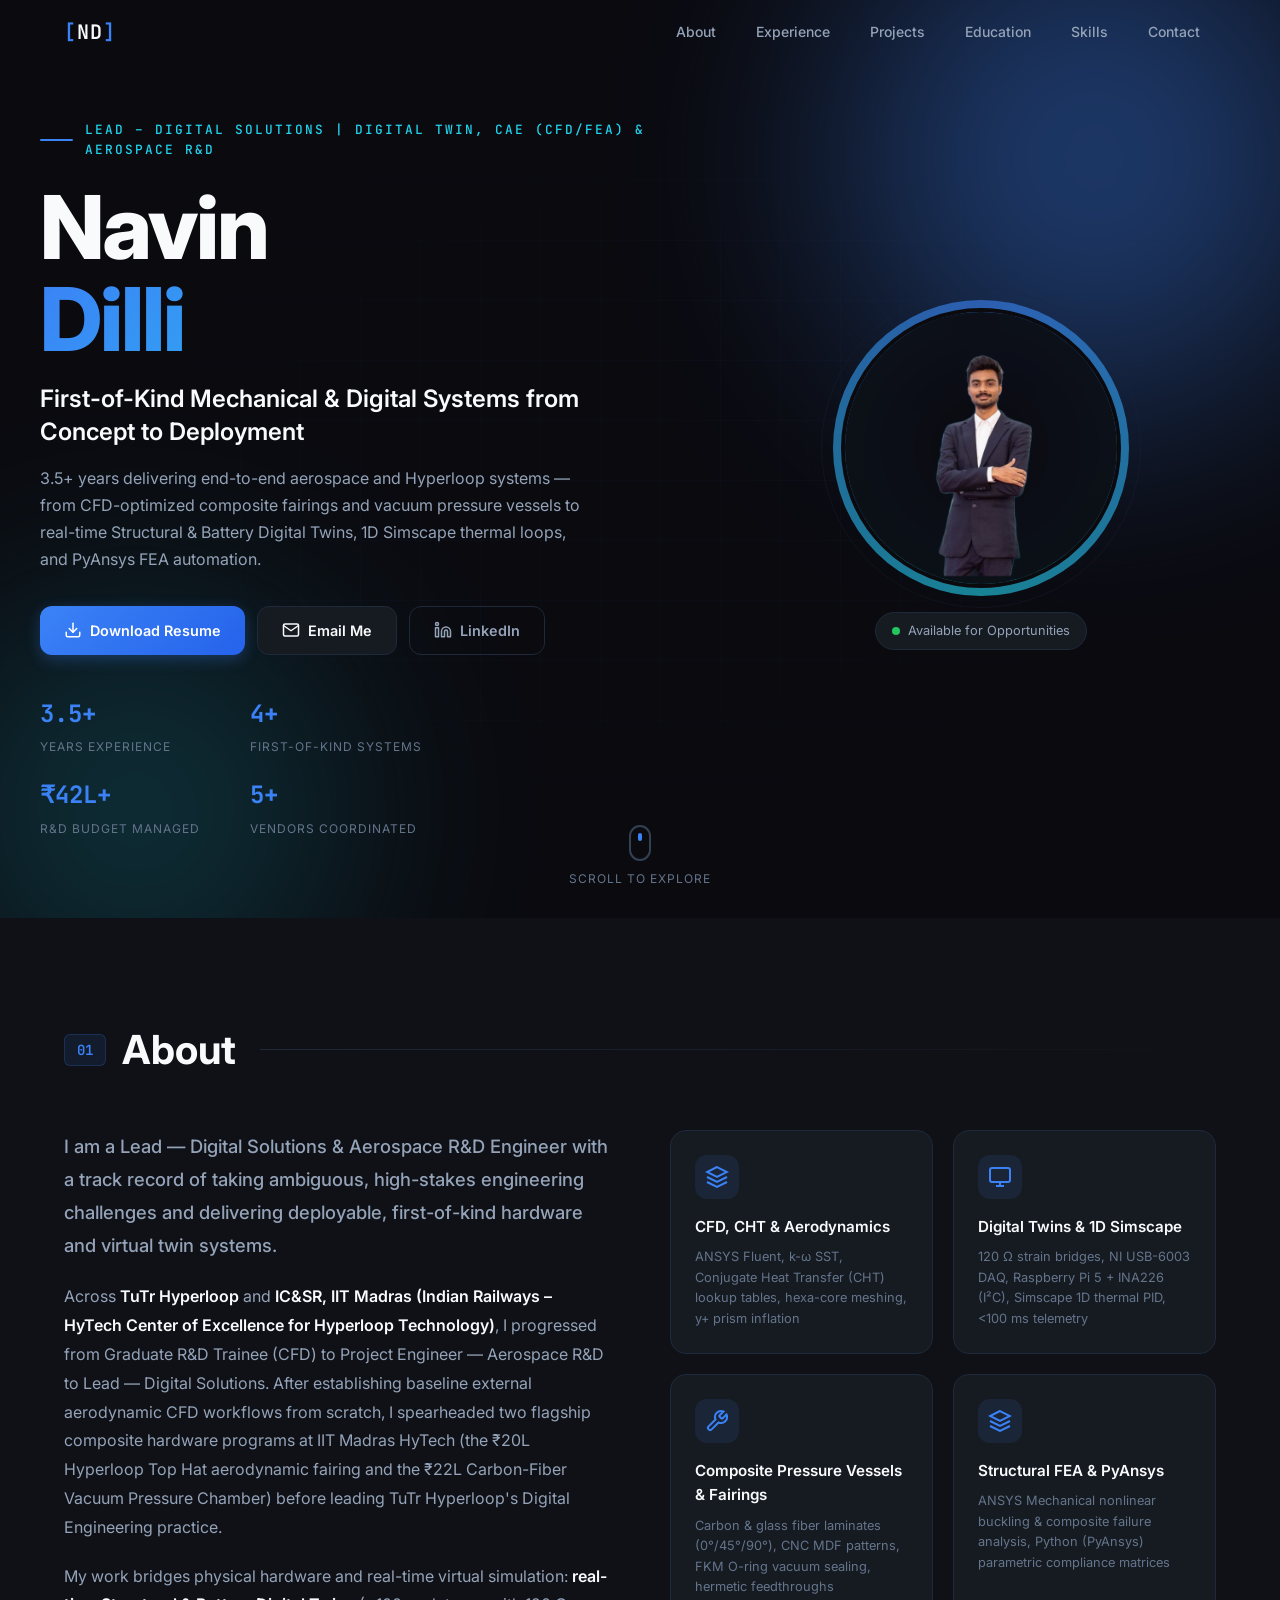
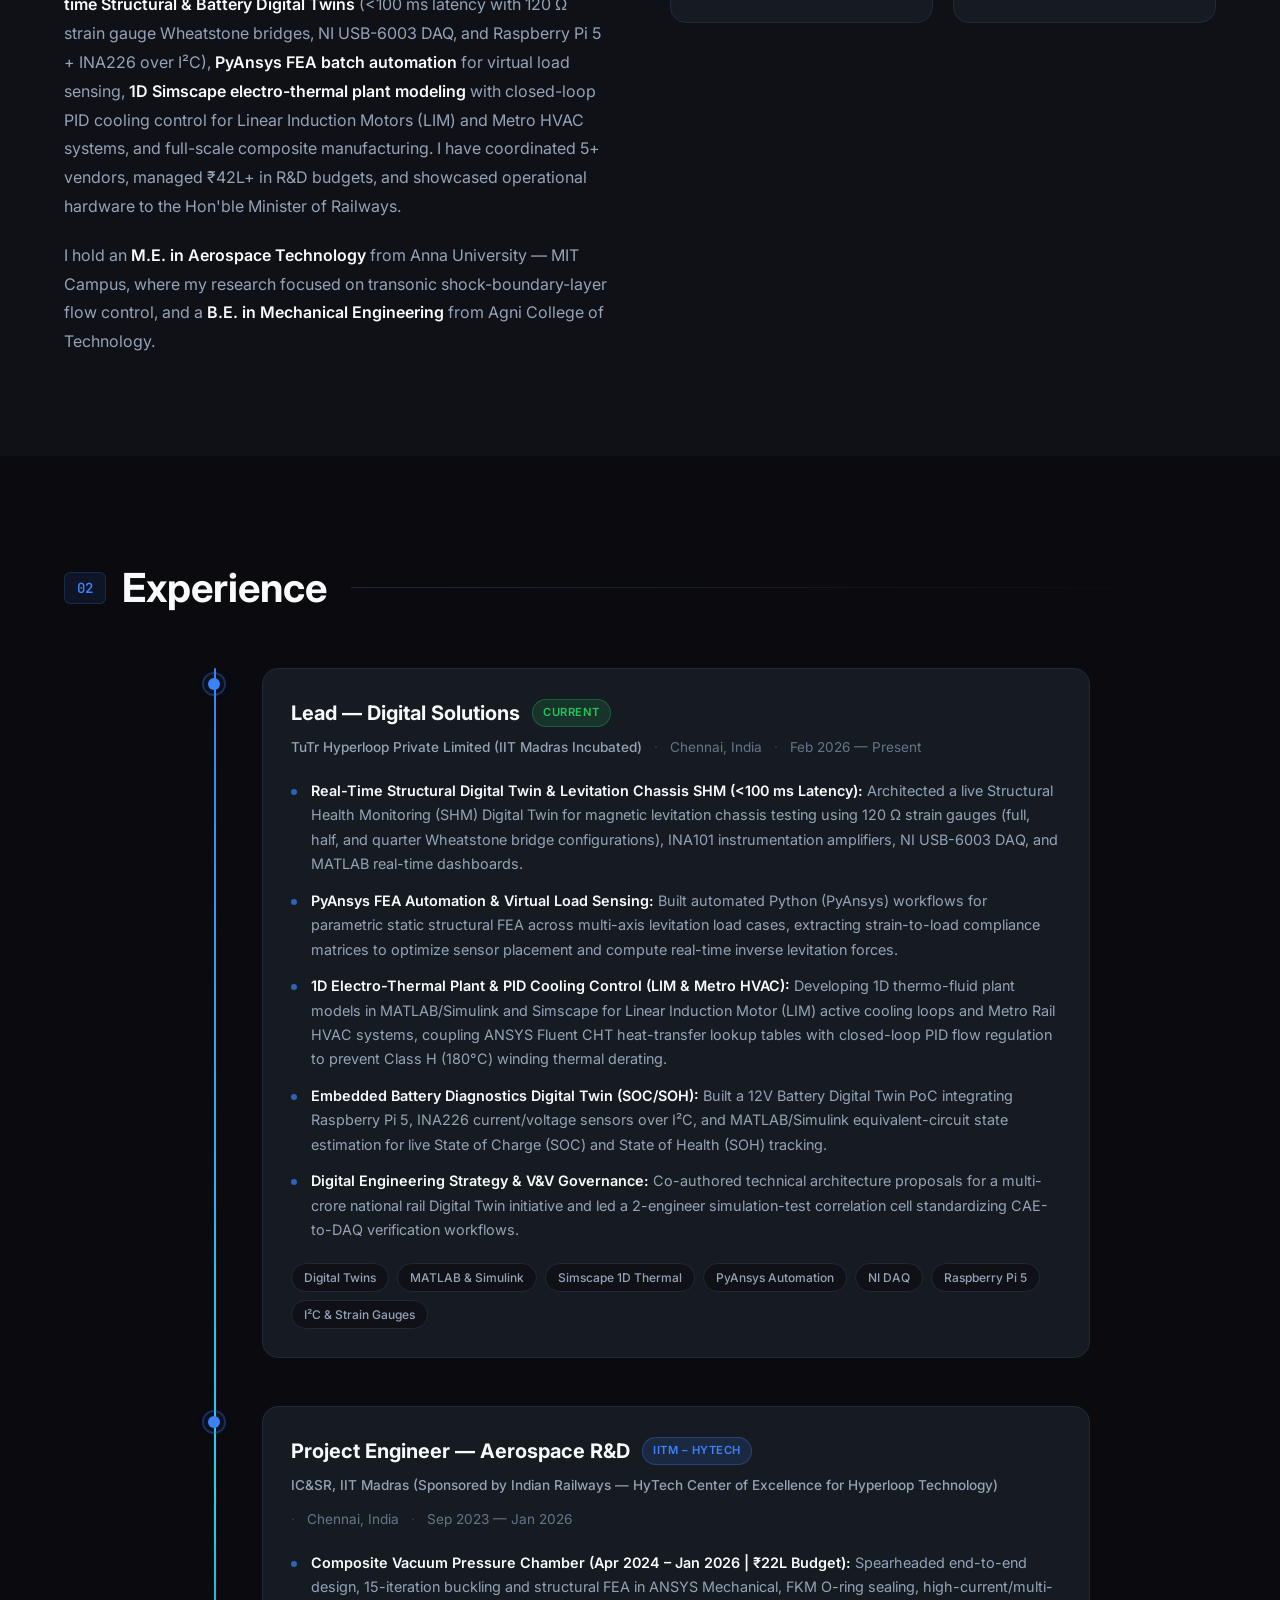
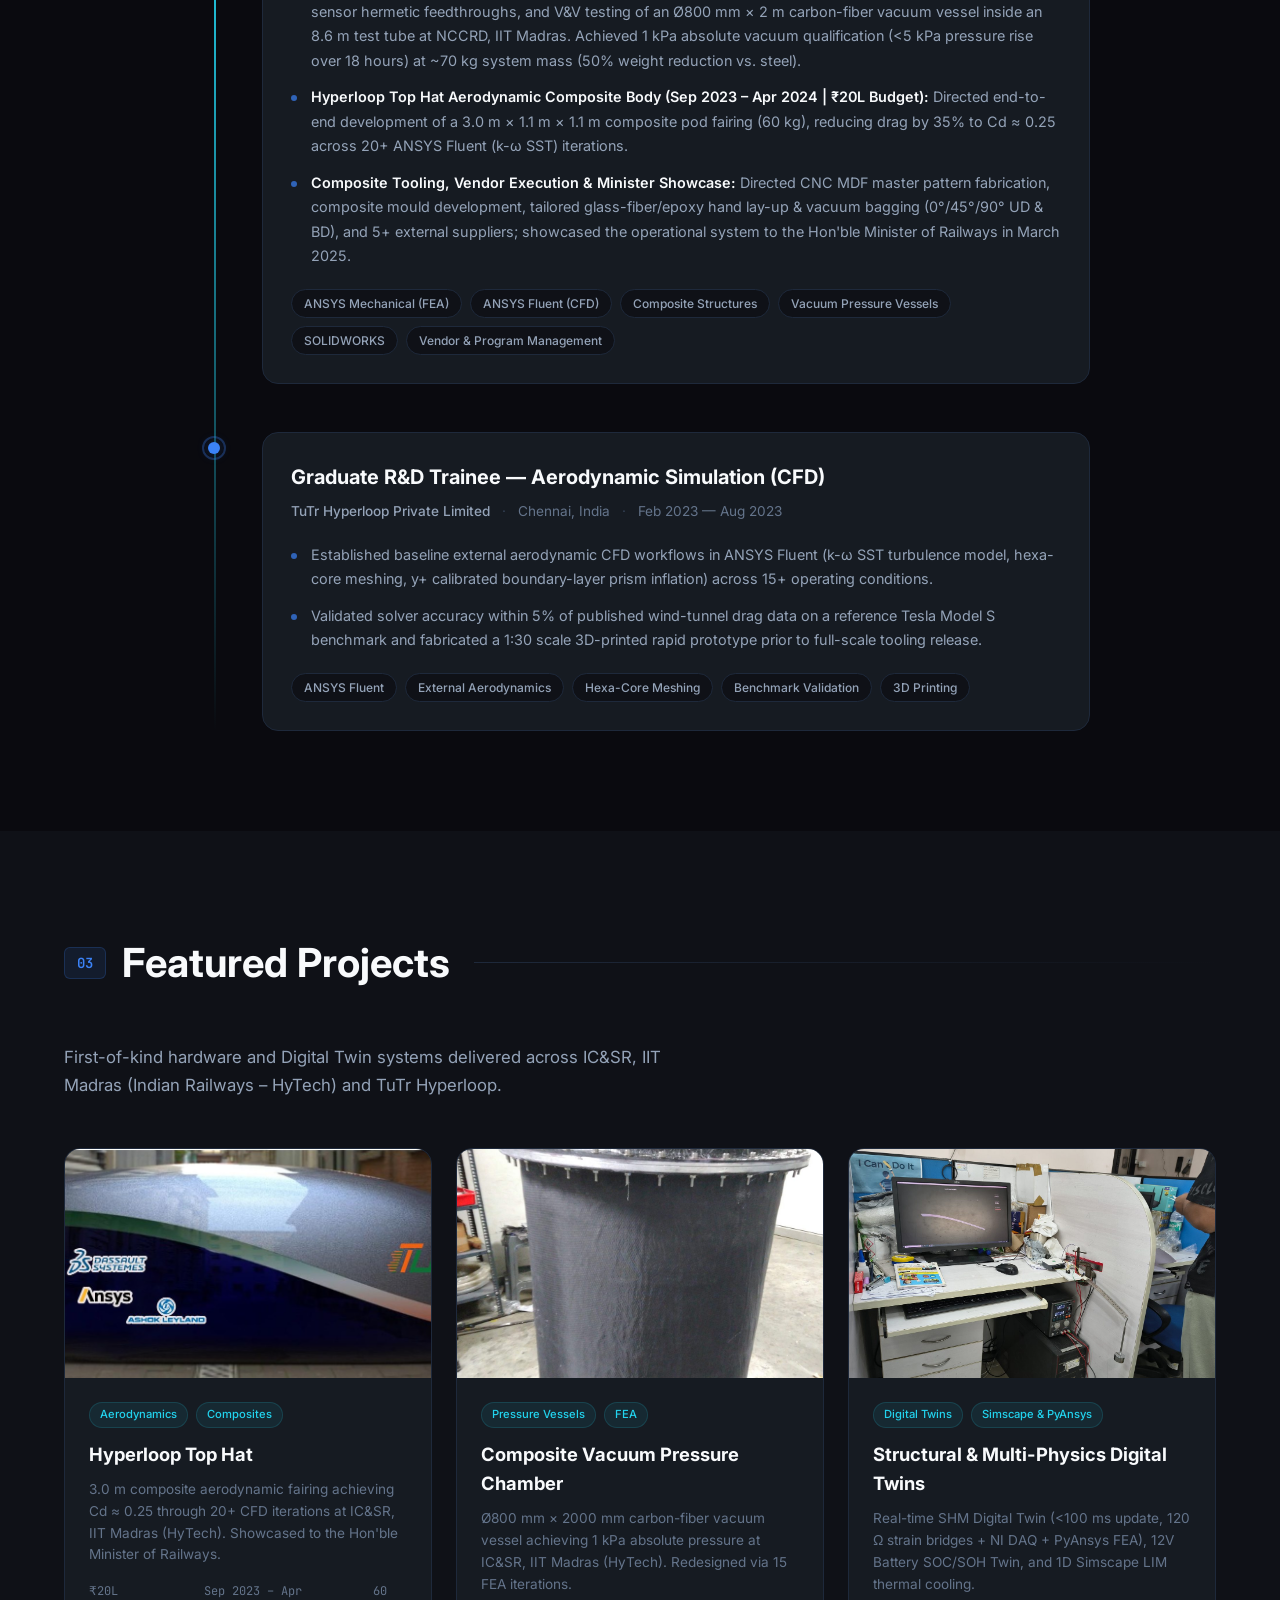
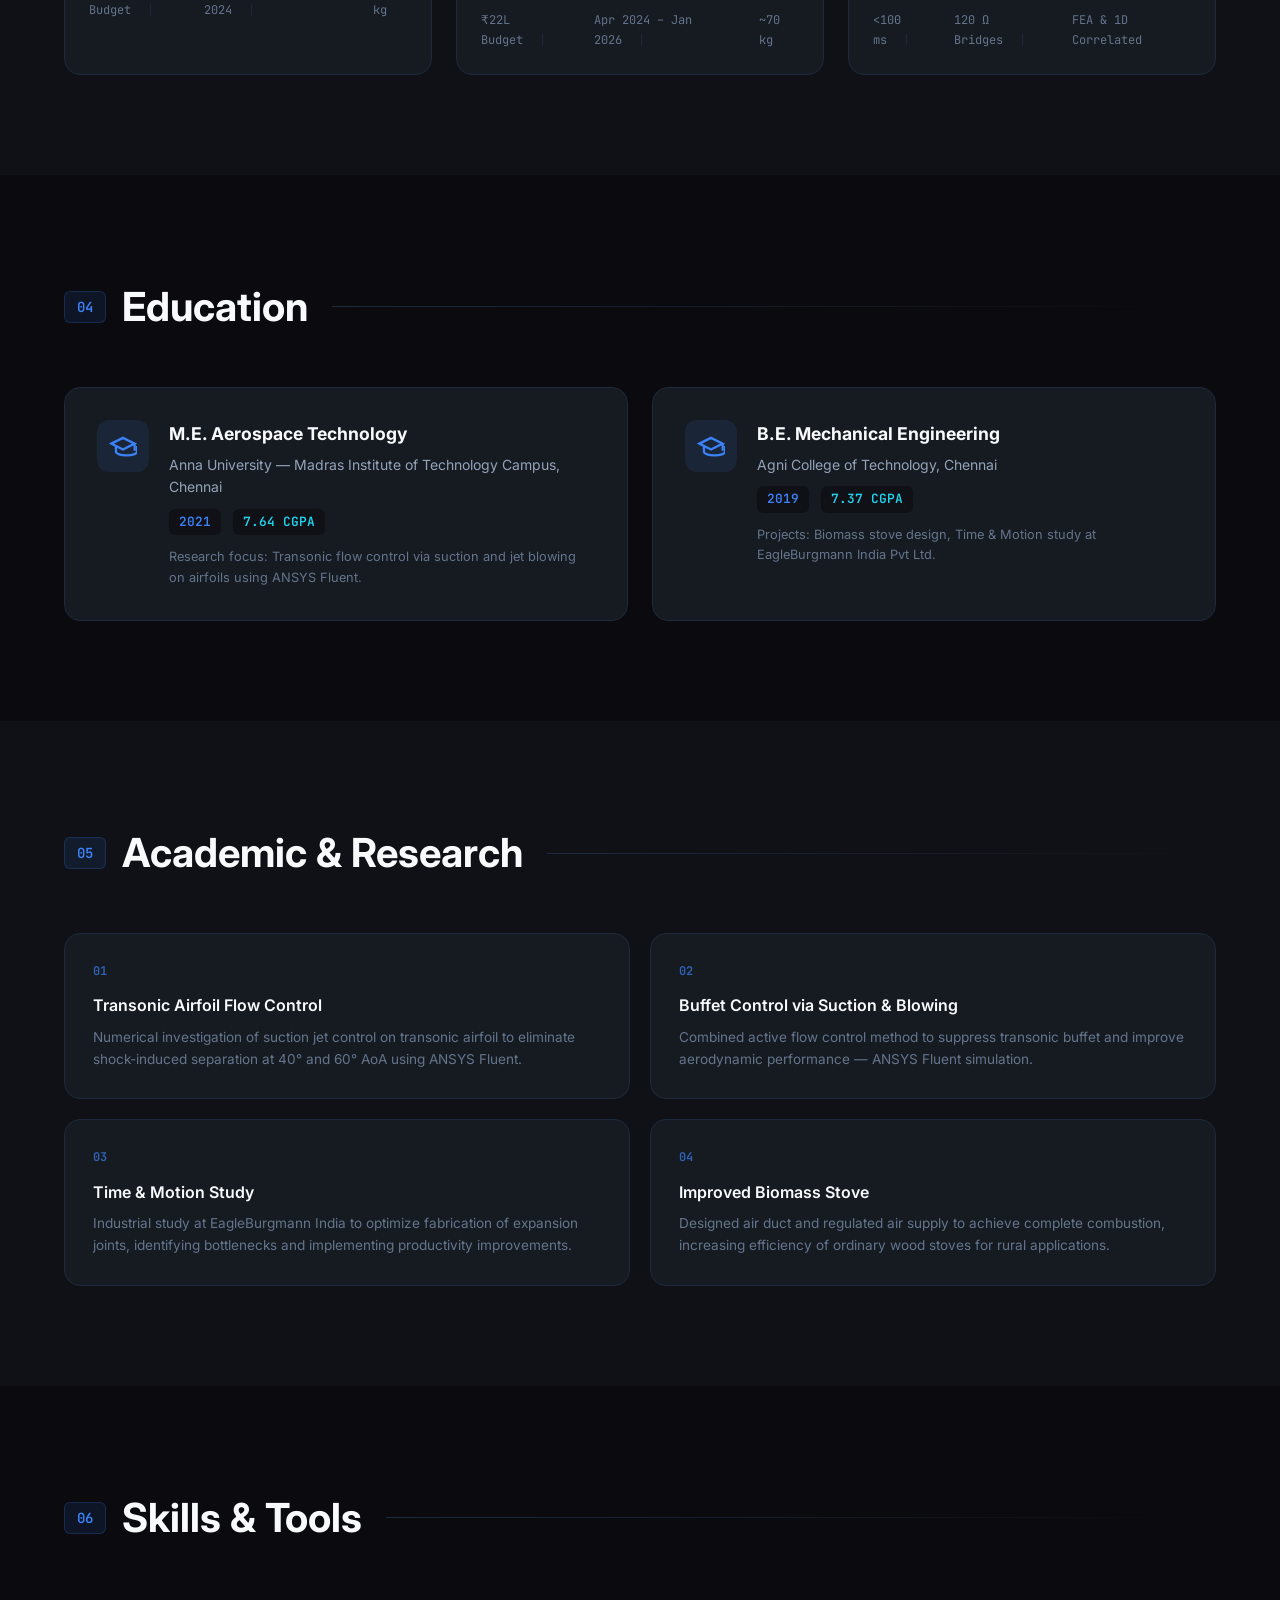
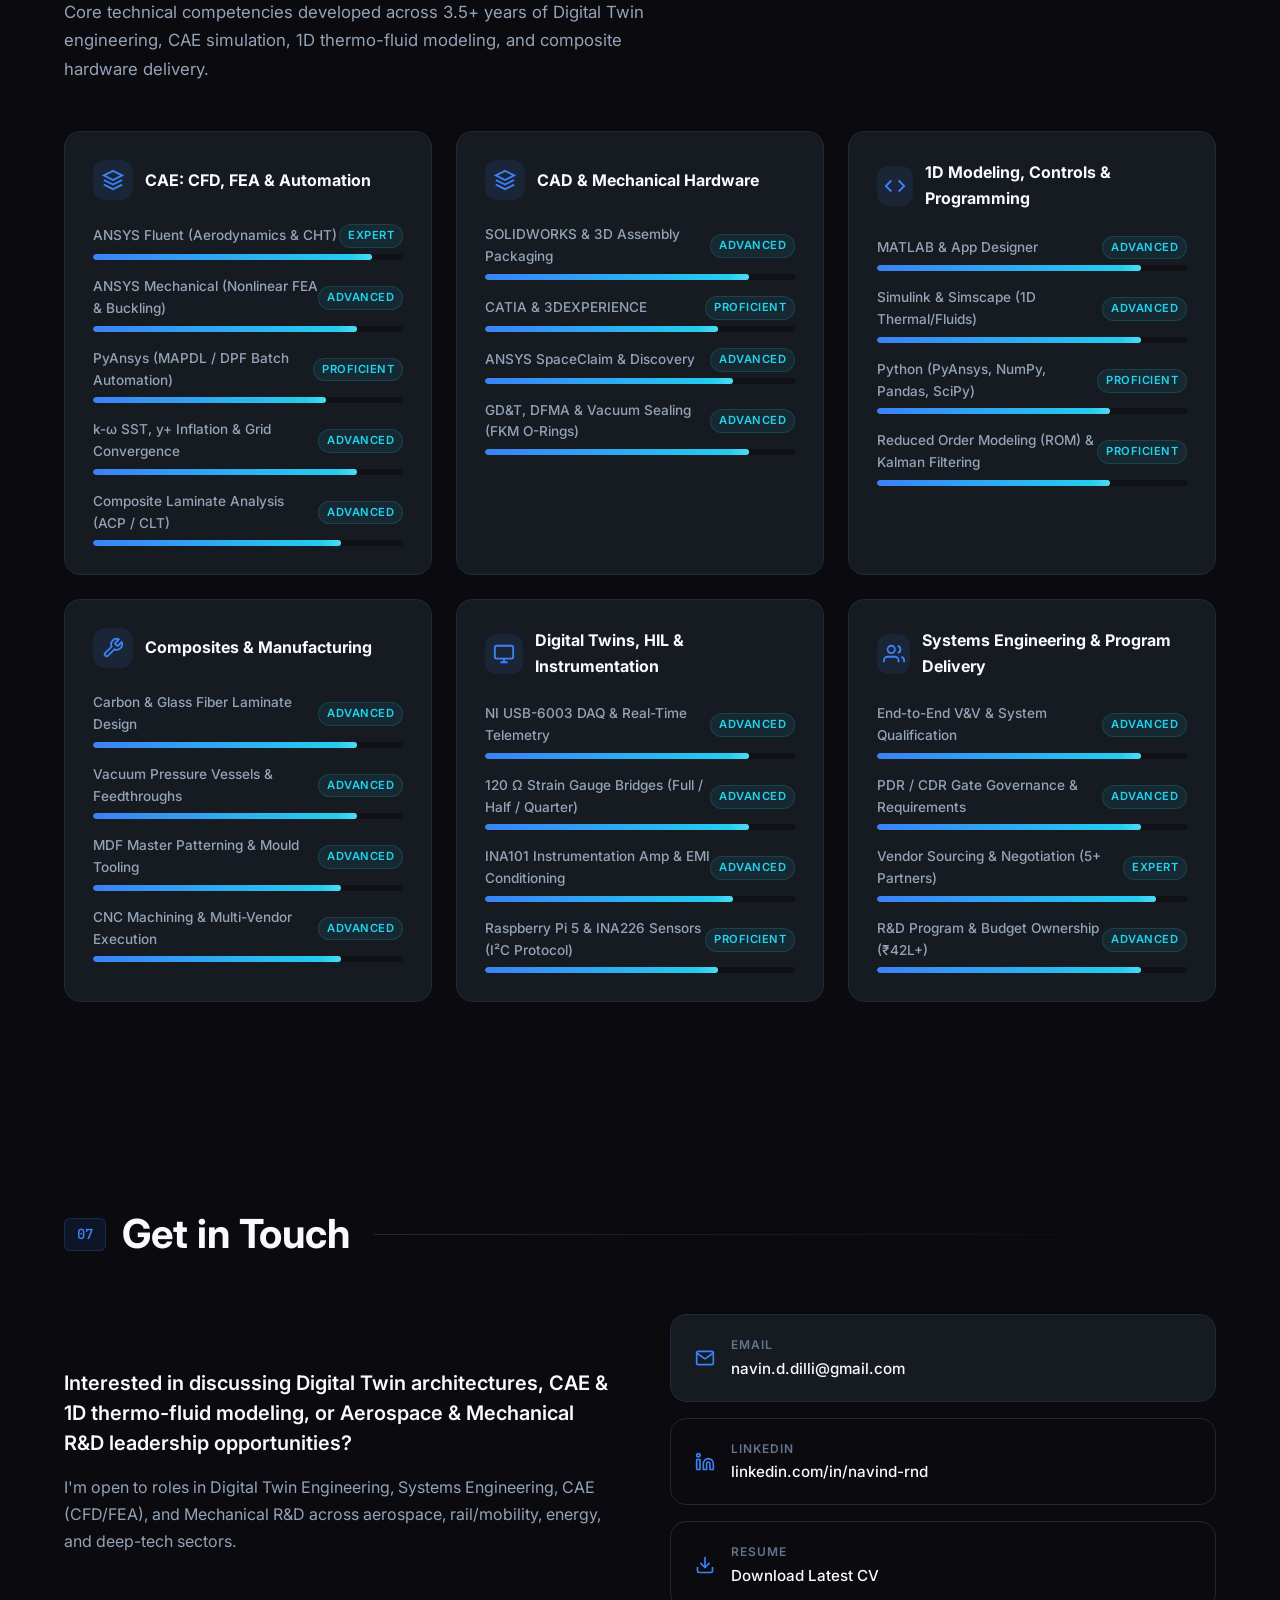
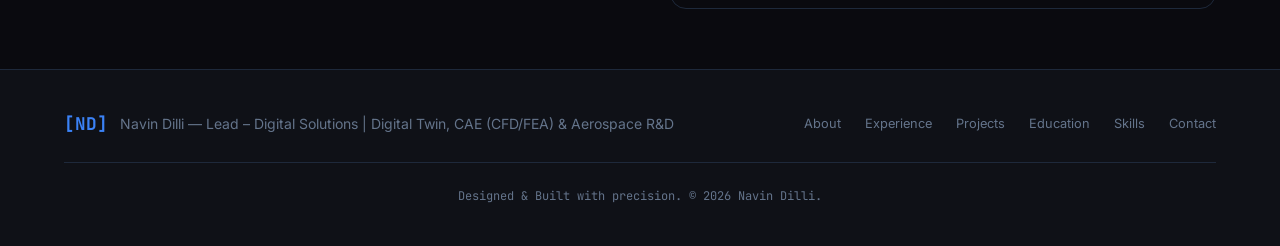
<file: index.html>
<!DOCTYPE html>
<html lang="en">
<head>
    <meta charset="UTF-8">
    <meta name="viewport" content="width=device-width, initial-scale=1.0">
    <title>Navin Dilli — Lead – Digital Solutions | Digital Twin, CAE (CFD/FEA) & Aerospace R&D</title>
    <link rel="preconnect" href="https://fonts.googleapis.com">
    <link rel="preconnect" href="https://fonts.gstatic.com" crossorigin>
    <link href="https://fonts.googleapis.com/css2?family=Inter:wght@300;400;500;600;700;800&family=JetBrains+Mono:wght@400;500;600&display=swap" rel="stylesheet">
    <link rel="stylesheet" href="style.css">
    <link rel="icon" type="image/png" href="assets/favicon.png">
    <link rel="apple-touch-icon" href="assets/apple-touch-icon.png">
    <meta name="description" content="Navin Dilli — Lead – Digital Solutions | Digital Twin, CAE (CFD/FEA) & Aerospace R&D. 3.5+ years delivering first-of-kind Hyperloop, Digital Twin, Simscape 1D Thermal, PyAnsys FEA, and aerospace composite systems.">
    <meta name="keywords" content="Navin Dilli, Lead Digital Solutions, Digital Twins, CAE, CFD, FEA, PyAnsys, Simscape, MATLAB, Simulink, ANSYS Fluent, ANSYS Mechanical, Hyperloop, Composites, SOLIDWORKS">
    <meta name="author" content="Navin Dilli">
    <meta name="robots" content="index, follow">
    <meta property="og:type" content="website">
    <meta property="og:title" content="Navin Dilli — Lead – Digital Solutions | Digital Twin, CAE (CFD/FEA) & Aerospace R&D">
    <meta property="og:description" content="First-of-Kind Mechanical & Digital Engineering Systems from Concept to Deployment. Digital Twins, Simscape 1D Thermal, PyAnsys FEA, CFD, and Composites.">
    <meta property="og:image" content="assets/images/portfolio-thumbnail.png">
    <meta name="twitter:card" content="summary_large_image">
    <meta name="twitter:title" content="Navin Dilli — Lead – Digital Solutions | Digital Twin, CAE (CFD/FEA) & Aerospace R&D">
    <meta name="twitter:description" content="First-of-Kind Mechanical & Digital Engineering Systems from Concept to Deployment.">
    <meta name="twitter:image" content="assets/images/portfolio-thumbnail.png">
</head>
<body>
    <!-- Navigation -->
    <nav class="navbar" id="navbar">
        <div class="nav-container">
            <a href="#" class="nav-logo">
                <span class="logo-bracket">[</span>ND<span class="logo-bracket">]</span>
            </a>
            <button class="nav-toggle" id="navToggle" aria-label="Toggle navigation">
                <span></span>
                <span></span>
                <span></span>
            </button>
            <ul class="nav-menu" id="navMenu">
                <li><a href="#about" class="nav-link">About</a></li>
                <li><a href="#experience" class="nav-link">Experience</a></li>
                <li><a href="#projects" class="nav-link">Projects</a></li>
                <li><a href="#education" class="nav-link">Education</a></li>
                <li><a href="#skills" class="nav-link">Skills</a></li>
                <li><a href="#contact" class="nav-link">Contact</a></li>
            </ul>
        </div>
    </nav>

    <!-- Hero Section -->
    <section class="hero" id="home">
        <div class="hero-bg">
            <div class="hero-grid"></div>
            <div class="hero-glow hero-glow-1"></div>
            <div class="hero-glow hero-glow-2"></div>
        </div>
        <div class="hero-content">
            <div class="hero-text">
                <div class="hero-label">
                    <span class="label-line"></span>
                    <span class="label-text">Lead – Digital Solutions | Digital Twin, CAE (CFD/FEA) &amp; Aerospace R&amp;D</span>
                </div>
                <h1 class="hero-name">
                    <span class="name-first">Navin</span>
                    <span class="name-last">Dilli</span>
                </h1>
                <p class="hero-headline">First-of-Kind Mechanical &amp; Digital Systems from Concept to Deployment</p>
                <p class="hero-subtitle">
                    3.5+ years delivering end-to-end aerospace and Hyperloop systems — from CFD-optimized composite fairings 
                    and vacuum pressure vessels to real-time Structural &amp; Battery Digital Twins, 1D Simscape thermal loops, and PyAnsys FEA automation.
                </p>
                <div class="hero-ctas">
                    <a href="assets/Navin_Dilli_Resume_Digital_Twin_Systems_Engineer.pdf" class="btn btn-primary" download>
                        <svg width="18" height="18" viewBox="0 0 24 24" fill="none" stroke="currentColor" stroke-width="2" stroke-linecap="round" stroke-linejoin="round"><path d="M21 15v4a2 2 0 0 1-2 2H5a2 2 0 0 1-2-2v-4"/><polyline points="7 10 12 15 17 10"/><line x1="12" y1="15" x2="12" y2="3"/></svg>
                        Download Resume
                    </a>
                    <a href="mailto:navin.d.dilli@gmail.com" class="btn btn-secondary">
                        <svg width="18" height="18" viewBox="0 0 24 24" fill="none" stroke="currentColor" stroke-width="2" stroke-linecap="round" stroke-linejoin="round"><path d="M4 4h16c1.1 0 2 .9 2 2v12c0 1.1-.9 2-2 2H4c-1.1 0-2-.9-2-2V6c0-1.1.9-2 2-2z"/><polyline points="22,6 12,13 2,6"/></svg>
                        Email Me
                    </a>
                    <a href="https://linkedin.com/in/navind-rnd" target="_blank" rel="noopener" class="btn btn-ghost">
                        <svg width="18" height="18" viewBox="0 0 24 24" fill="none" stroke="currentColor" stroke-width="2" stroke-linecap="round" stroke-linejoin="round"><path d="M16 8a6 6 0 0 1 6 6v7h-4v-7a2 2 0 0 0-2-2 2 2 0 0 0-2 2v7h-4v-7a6 6 0 0 1 6-6z"/><rect x="2" y="9" width="4" height="12"/><circle cx="4" cy="4" r="2"/></svg>
                        LinkedIn
                    </a>
                </div>
                <div class="hero-stats">
                    <div class="stat">
                        <span class="stat-value">3.5+</span>
                        <span class="stat-label">Years Experience</span>
                    </div>
                    <div class="stat">
                        <span class="stat-value">4+</span>
                        <span class="stat-label">First-of-Kind Systems</span>
                    </div>
                    <div class="stat">
                        <span class="stat-value">&#8377;42L+</span>
                        <span class="stat-label">R&amp;D Budget Managed</span>
                    </div>
                    <div class="stat">
                        <span class="stat-value">5+</span>
                        <span class="stat-label">Vendors Coordinated</span>
                    </div>
                </div>
            </div>
            <div class="hero-visual">
                <div class="profile-frame">
                    <div class="profile-ring"></div>
                    <img src="assets/images/profile.png" alt="Navin Dilli — Lead – Digital Solutions | Digital Twin, CAE (CFD/FEA) & Aerospace R&D" class="profile-img">
                    <div class="profile-accent"></div>
                </div>
                <div class="hero-badges">
                    <div class="badge">
                        <span class="badge-dot"></span>
                        <span class="badge-text">Available for Opportunities</span>
                    </div>
                </div>
            </div>
        </div>
        <div class="scroll-indicator">
            <div class="scroll-mouse">
                <div class="scroll-wheel"></div>
            </div>
            <span>Scroll to explore</span>
        </div>
    </section>

    <!-- About Section -->
    <section class="about section" id="about">
        <div class="container">
            <div class="section-header">
                <span class="section-tag">01</span>
                <h2 class="section-title">About</h2>
                <div class="section-line"></div>
            </div>
            <div class="about-content">
                <div class="about-text">
                    <p class="about-lead">
                        I am a Lead — Digital Solutions &amp; Aerospace R&amp;D Engineer with a track record of taking ambiguous, high-stakes engineering challenges and delivering deployable, first-of-kind hardware and virtual twin systems.
                    </p>
                    <p>
                        Across <strong>TuTr Hyperloop</strong> and <strong>IC&amp;SR, IIT Madras (Indian Railways – HyTech Center of Excellence for Hyperloop Technology)</strong>, I progressed from Graduate R&amp;D Trainee (CFD) to Project Engineer — Aerospace R&amp;D to Lead — Digital Solutions. After establishing baseline external aerodynamic CFD workflows from scratch, I spearheaded two flagship composite hardware programs at IIT Madras HyTech (the &#8377;20L Hyperloop Top Hat aerodynamic fairing and the &#8377;22L Carbon-Fiber Vacuum Pressure Chamber) before leading TuTr Hyperloop's Digital Engineering practice.
                    </p>
                    <p>
                        My work bridges physical hardware and real-time virtual simulation: <strong>real-time Structural &amp; Battery Digital Twins</strong> (&lt;100 ms latency with 120 &#937; strain gauge Wheatstone bridges, NI USB-6003 DAQ, and Raspberry Pi 5 + INA226 over I&#178;C), <strong>PyAnsys FEA batch automation</strong> for virtual load sensing, <strong>1D Simscape electro-thermal plant modeling</strong> with closed-loop PID cooling control for Linear Induction Motors (LIM) and Metro HVAC systems, and full-scale composite manufacturing. I have coordinated 5+ vendors, managed &#8377;42L+ in R&amp;D budgets, and showcased operational hardware to the Hon'ble Minister of Railways.
                    </p>
                    <p>
                        I hold an <strong>M.E. in Aerospace Technology</strong> from Anna University — MIT Campus, where my research focused on transonic shock-boundary-layer flow control, and a <strong>B.E. in Mechanical Engineering</strong> from Agni College of Technology.
                    </p>
                </div>
                <div class="about-highlights">
                    <div class="highlight-card">
                        <div class="highlight-icon">
                            <svg width="24" height="24" viewBox="0 0 24 24" fill="none" stroke="currentColor" stroke-width="2"><path d="M12 2L2 7l10 5 10-5-10-5z"/><path d="M2 17l10 5 10-5"/><path d="M2 12l10 5 10-5"/></svg>
                        </div>
                        <h4>CFD, CHT &amp; Aerodynamics</h4>
                        <p>ANSYS Fluent, k-&#969; SST, Conjugate Heat Transfer (CHT) lookup tables, hexa-core meshing, y+ prism inflation</p>
                    </div>
                    <div class="highlight-card">
                        <div class="highlight-icon">
                            <svg width="24" height="24" viewBox="0 0 24 24" fill="none" stroke="currentColor" stroke-width="2"><rect x="2" y="3" width="20" height="14" rx="2" ry="2"/><line x1="8" y1="21" x2="16" y2="21"/><line x1="12" y1="17" x2="12" y2="21"/></svg>
                        </div>
                        <h4>Digital Twins &amp; 1D Simscape</h4>
                        <p>120 &#937; strain bridges, NI USB-6003 DAQ, Raspberry Pi 5 + INA226 (I&#178;C), Simscape 1D thermal PID, &lt;100 ms telemetry</p>
                    </div>
                    <div class="highlight-card">
                        <div class="highlight-icon">
                            <svg width="24" height="24" viewBox="0 0 24 24" fill="none" stroke="currentColor" stroke-width="2"><path d="M14.7 6.3a1 1 0 0 0 0 1.4l1.6 1.6a1 1 0 0 0 1.4 0l3.77-3.77a6 6 0 0 1-7.94 7.94l-6.91 6.91a2.12 2.12 0 0 1-3-3l6.91-6.91a6 6 0 0 1 7.94-7.94l-3.76 3.76z"/></svg>
                        </div>
                        <h4>Composite Pressure Vessels &amp; Fairings</h4>
                        <p>Carbon &amp; glass fiber laminates (0°/45°/90°), CNC MDF patterns, FKM O-ring vacuum sealing, hermetic feedthroughs</p>
                    </div>
                    <div class="highlight-card">
                        <div class="highlight-icon">
                            <svg width="24" height="24" viewBox="0 0 24 24" fill="none" stroke="currentColor" stroke-width="2"><polygon points="12 2 2 7 12 12 22 7 12 2"/><polyline points="2 17 12 22 22 17"/><polyline points="2 12 12 17 22 12"/></svg>
                        </div>
                        <h4>Structural FEA &amp; PyAnsys</h4>
                        <p>ANSYS Mechanical nonlinear buckling &amp; composite failure analysis, Python (PyAnsys) parametric compliance matrices</p>
                    </div>
                </div>
            </div>
        </div>
    </section>

    <!-- Experience Section -->
    <section class="experience section" id="experience">
        <div class="container">
            <div class="section-header">
                <span class="section-tag">02</span>
                <h2 class="section-title">Experience</h2>
                <div class="section-line"></div>
            </div>
            <div class="experience-timeline">
                <div class="timeline-line"></div>
                
                <!-- Role 1: Lead — Digital Solutions -->
                <div class="timeline-item" data-aos="fade-up">
                    <div class="timeline-marker">
                        <div class="timeline-dot"></div>
                        <div class="timeline-ring"></div>
                    </div>
                    <div class="timeline-card">
                        <div class="timeline-header">
                            <div class="timeline-role">
                                <h3>Lead — Digital Solutions</h3>
                                <span class="timeline-badge current">Current</span>
                            </div>
                            <div class="timeline-meta">
                                <span class="timeline-company">TuTr Hyperloop Private Limited (IIT Madras Incubated)</span>
                                <span class="timeline-location">Chennai, India</span>
                                <span class="timeline-date">Feb 2026 — Present</span>
                            </div>
                        </div>
                        <ul class="timeline-bullets">
                            <li><strong>Real-Time Structural Digital Twin &amp; Levitation Chassis SHM (&lt;100 ms Latency):</strong> Architected a live Structural Health Monitoring (SHM) Digital Twin for magnetic levitation chassis testing using 120 &#937; strain gauges (full, half, and quarter Wheatstone bridge configurations), INA101 instrumentation amplifiers, NI USB-6003 DAQ, and MATLAB real-time dashboards.</li>
                            <li><strong>PyAnsys FEA Automation &amp; Virtual Load Sensing:</strong> Built automated Python (PyAnsys) workflows for parametric static structural FEA across multi-axis levitation load cases, extracting strain-to-load compliance matrices to optimize sensor placement and compute real-time inverse levitation forces.</li>
                            <li><strong>1D Electro-Thermal Plant &amp; PID Cooling Control (LIM &amp; Metro HVAC):</strong> Developing 1D thermo-fluid plant models in MATLAB/Simulink and Simscape for Linear Induction Motor (LIM) active cooling loops and Metro Rail HVAC systems, coupling ANSYS Fluent CHT heat-transfer lookup tables with closed-loop PID flow regulation to prevent Class H (180°C) winding thermal derating.</li>
                            <li><strong>Embedded Battery Diagnostics Digital Twin (SOC/SOH):</strong> Built a 12V Battery Digital Twin PoC integrating Raspberry Pi 5, INA226 current/voltage sensors over I&#178;C, and MATLAB/Simulink equivalent-circuit state estimation for live State of Charge (SOC) and State of Health (SOH) tracking.</li>
                            <li><strong>Digital Engineering Strategy &amp; V&amp;V Governance:</strong> Co-authored technical architecture proposals for a multi-crore national rail Digital Twin initiative and led a 2-engineer simulation-test correlation cell standardizing CAE-to-DAQ verification workflows.</li>
                        </ul>
                        <div class="timeline-tags">
                            <span class="tag">Digital Twins</span>
                            <span class="tag">MATLAB &amp; Simulink</span>
                            <span class="tag">Simscape 1D Thermal</span>
                            <span class="tag">PyAnsys Automation</span>
                            <span class="tag">NI DAQ</span>
                            <span class="tag">Raspberry Pi 5</span>
                            <span class="tag">I&#178;C &amp; Strain Gauges</span>
                        </div>
                    </div>
                </div>

                <!-- Role 2: Project Engineer — Aerospace R&D (Strictly IIT Madras & Indian Railways HyTech) -->
                <div class="timeline-item" data-aos="fade-up">
                    <div class="timeline-marker">
                        <div class="timeline-dot"></div>
                        <div class="timeline-ring"></div>
                    </div>
                    <div class="timeline-card">
                        <div class="timeline-header">
                            <div class="timeline-role">
                                <h3>Project Engineer — Aerospace R&amp;D</h3>
                                <span class="timeline-badge promoted">IITM – HyTech</span>
                            </div>
                            <div class="timeline-meta">
                                <span class="timeline-company">IC&amp;SR, IIT Madras (Sponsored by Indian Railways — HyTech Center of Excellence for Hyperloop Technology)</span>
                                <span class="timeline-location">Chennai, India</span>
                                <span class="timeline-date">Sep 2023 — Jan 2026</span>
                            </div>
                        </div>
                        <ul class="timeline-bullets">
                            <li><strong>Composite Vacuum Pressure Chamber (Apr 2024 – Jan 2026 | &#8377;22L Budget):</strong> Spearheaded end-to-end design, 15-iteration buckling and structural FEA in ANSYS Mechanical, FKM O-ring sealing, high-current/multi-sensor hermetic feedthroughs, and V&amp;V testing of an &#216;800 mm &#215; 2 m carbon-fiber vacuum vessel inside an 8.6 m test tube at NCCRD, IIT Madras. Achieved 1 kPa absolute vacuum qualification (&lt;5 kPa pressure rise over 18 hours) at ~70 kg system mass (50% weight reduction vs. steel).</li>
                            <li><strong>Hyperloop Top Hat Aerodynamic Composite Body (Sep 2023 – Apr 2024 | &#8377;20L Budget):</strong> Directed end-to-end development of a 3.0 m &#215; 1.1 m &#215; 1.1 m composite pod fairing (60 kg), reducing drag by 35% to Cd &#8776; 0.25 across 20+ ANSYS Fluent (k-&#969; SST) iterations.</li>
                            <li><strong>Composite Tooling, Vendor Execution &amp; Minister Showcase:</strong> Directed CNC MDF master pattern fabrication, composite mould development, tailored glass-fiber/epoxy hand lay-up &amp; vacuum bagging (0°/45°/90° UD &amp; BD), and 5+ external suppliers; showcased the operational system to the Hon'ble Minister of Railways in March 2025.</li>
                        </ul>
                        <div class="timeline-tags">
                            <span class="tag">ANSYS Mechanical (FEA)</span>
                            <span class="tag">ANSYS Fluent (CFD)</span>
                            <span class="tag">Composite Structures</span>
                            <span class="tag">Vacuum Pressure Vessels</span>
                            <span class="tag">SOLIDWORKS</span>
                            <span class="tag">Vendor &amp; Program Management</span>
                        </div>
                    </div>
                </div>

                <!-- Role 3: Graduate R&D Trainee — Aerodynamic Simulation (CFD) -->
                <div class="timeline-item" data-aos="fade-up">
                    <div class="timeline-marker">
                        <div class="timeline-dot"></div>
                        <div class="timeline-ring"></div>
                    </div>
                    <div class="timeline-card">
                        <div class="timeline-header">
                            <div class="timeline-role">
                                <h3>Graduate R&amp;D Trainee — Aerodynamic Simulation (CFD)</h3>
                            </div>
                            <div class="timeline-meta">
                                <span class="timeline-company">TuTr Hyperloop Private Limited</span>
                                <span class="timeline-location">Chennai, India</span>
                                <span class="timeline-date">Feb 2023 — Aug 2023</span>
                            </div>
                        </div>
                        <ul class="timeline-bullets">
                            <li>Established baseline external aerodynamic CFD workflows in ANSYS Fluent (k-&#969; SST turbulence model, hexa-core meshing, y+ calibrated boundary-layer prism inflation) across 15+ operating conditions.</li>
                            <li>Validated solver accuracy within 5% of published wind-tunnel drag data on a reference Tesla Model S benchmark and fabricated a 1:30 scale 3D-printed rapid prototype prior to full-scale tooling release.</li>
                        </ul>
                        <div class="timeline-tags">
                            <span class="tag">ANSYS Fluent</span>
                            <span class="tag">External Aerodynamics</span>
                            <span class="tag">Hexa-Core Meshing</span>
                            <span class="tag">Benchmark Validation</span>
                            <span class="tag">3D Printing</span>
                        </div>
                    </div>
                </div>
            </div>
        </div>
    </section>

    <!-- Projects Section -->
    <section class="projects section" id="projects">
        <div class="container">
            <div class="section-header">
                <span class="section-tag">03</span>
                <h2 class="section-title">Featured Projects</h2>
                <div class="section-line"></div>
            </div>
            <p class="projects-intro">First-of-kind hardware and Digital Twin systems delivered across IC&amp;SR, IIT Madras (Indian Railways – HyTech) and TuTr Hyperloop.</p>
            <div class="projects-grid">
                <!-- Project 1: Top Hat -->
                <article class="project-card" data-project="tophat">
                    <a href="project-tophat.html" class="project-image" style="display:block;text-decoration:none;">
                        <img src="assets/images/tophat-hero.jpg" alt="Hyperloop Top Hat" loading="lazy">
                        <div class="project-overlay">
                            <span class="project-cta">View Project</span>
                        </div>
                    </a>
                    <div class="project-body">
                        <div class="project-meta">
                            <span class="project-tag">Aerodynamics</span>
                            <span class="project-tag">Composites</span>
                        </div>
                        <h3 class="project-title">Hyperloop Top Hat</h3>
                        <p class="project-desc">3.0 m composite aerodynamic fairing achieving Cd &#8776; 0.25 through 20+ CFD iterations at IC&amp;SR, IIT Madras (HyTech). Showcased to the Hon'ble Minister of Railways.</p>
                        <div class="project-stats">
                            <span>&#8377;20L Budget</span>
                            <span>Sep 2023 – Apr 2024</span>
                            <span>60 kg</span>
                        </div>
                    </div>
                </article>

                <!-- Project 2: Vacuum Chamber -->
                <article class="project-card" data-project="vacuum">
                    <a href="project-vacuum.html" class="project-image" style="display:block;text-decoration:none;">
                        <img src="assets/images/vacuum-hero.jpg" alt="Composite Vacuum Chamber" loading="lazy">
                        <div class="project-overlay">
                            <span class="project-cta">View Project</span>
                        </div>
                    </a>
                    <div class="project-body">
                        <div class="project-meta">
                            <span class="project-tag">Pressure Vessels</span>
                            <span class="project-tag">FEA</span>
                        </div>
                        <h3 class="project-title">Composite Vacuum Pressure Chamber</h3>
                        <p class="project-desc">&#216;800 mm &#215; 2000 mm carbon-fiber vacuum vessel achieving 1 kPa absolute pressure at IC&amp;SR, IIT Madras (HyTech). Redesigned via 15 FEA iterations.</p>
                        <div class="project-stats">
                            <span>&#8377;22L Budget</span>
                            <span>Apr 2024 – Jan 2026</span>
                            <span>~70 kg</span>
                        </div>
                    </div>
                </article>

                <!-- Project 3: Structural Digital Twin -->
                <article class="project-card" data-project="digitaltwin">
                    <a href="project-digitaltwin.html" class="project-image" style="display:block;text-decoration:none;">
                        <img src="assets/images/dt-hero.jpg" alt="Structural Digital Twin" loading="lazy">
                        <div class="project-overlay">
                            <span class="project-cta">View Project</span>
                        </div>
                    </a>
                    <div class="project-body">
                        <div class="project-meta">
                            <span class="project-tag">Digital Twins</span>
                            <span class="project-tag">Simscape &amp; PyAnsys</span>
                        </div>
                        <h3 class="project-title">Structural &amp; Multi-Physics Digital Twins</h3>
                        <p class="project-desc">Real-time SHM Digital Twin (&lt;100 ms update, 120 &#937; strain bridges + NI DAQ + PyAnsys FEA), 12V Battery SOC/SOH Twin, and 1D Simscape LIM thermal cooling.</p>
                        <div class="project-stats">
                            <span>&lt;100 ms</span>
                            <span>120 &#937; Bridges</span>
                            <span>FEA &amp; 1D Correlated</span>
                        </div>
                    </div>
                </article>
            </div>
        </div>
    </section>

    <!-- Education Section -->
    <section class="education section" id="education">
        <div class="container">
            <div class="section-header">
                <span class="section-tag">04</span>
                <h2 class="section-title">Education</h2>
                <div class="section-line"></div>
            </div>
            <div class="education-grid">
                <div class="edu-card">
                    <div class="edu-icon">
                        <svg width="28" height="28" viewBox="0 0 24 24" fill="none" stroke="currentColor" stroke-width="2"><path d="M22 10v6M2 10l10-5 10 5-10 5z"/><path d="M6 12v5c0 1.66 4 3 9 3s9-1.34 9-3v-5"/></svg>
                    </div>
                    <div class="edu-content">
                        <h3>M.E. Aerospace Technology</h3>
                        <p class="edu-institution">Anna University — Madras Institute of Technology Campus, Chennai</p>
                        <div class="edu-meta">
                            <span class="edu-year">2021</span>
                            <span class="edu-grade">7.64 CGPA</span>
                        </div>
                        <p class="edu-focus">Research focus: Transonic flow control via suction and jet blowing on airfoils using ANSYS Fluent.</p>
                    </div>
                </div>
                <div class="edu-card">
                    <div class="edu-icon">
                        <svg width="28" height="28" viewBox="0 0 24 24" fill="none" stroke="currentColor" stroke-width="2"><path d="M22 10v6M2 10l10-5 10 5-10 5z"/><path d="M6 12v5c0 1.66 4 3 9 3s9-1.34 9-3v-5"/></svg>
                    </div>
                    <div class="edu-content">
                        <h3>B.E. Mechanical Engineering</h3>
                        <p class="edu-institution">Agni College of Technology, Chennai</p>
                        <div class="edu-meta">
                            <span class="edu-year">2019</span>
                            <span class="edu-grade">7.37 CGPA</span>
                        </div>
                        <p class="edu-focus">Projects: Biomass stove design, Time &amp; Motion study at EagleBurgmann India Pvt Ltd.</p>
                    </div>
                </div>
            </div>
        </div>
    </section>

    <!-- Academic Projects Brief -->
    <section class="academic section" id="academic">
        <div class="container">
            <div class="section-header">
                <span class="section-tag">05</span>
                <h2 class="section-title">Academic &amp; Research</h2>
                <div class="section-line"></div>
            </div>
            <div class="academic-grid">
                <div class="acad-card">
                    <div class="acad-number">01</div>
                    <h4>Transonic Airfoil Flow Control</h4>
                    <p>Numerical investigation of suction jet control on transonic airfoil to eliminate shock-induced separation at 40° and 60° AoA using ANSYS Fluent.</p>
                </div>
                <div class="acad-card">
                    <div class="acad-number">02</div>
                    <h4>Buffet Control via Suction &amp; Blowing</h4>
                    <p>Combined active flow control method to suppress transonic buffet and improve aerodynamic performance — ANSYS Fluent simulation.</p>
                </div>
                <div class="acad-card">
                    <div class="acad-number">03</div>
                    <h4>Time &amp; Motion Study</h4>
                    <p>Industrial study at EagleBurgmann India to optimize fabrication of expansion joints, identifying bottlenecks and implementing productivity improvements.</p>
                </div>
                <div class="acad-card">
                    <div class="acad-number">04</div>
                    <h4>Improved Biomass Stove</h4>
                    <p>Designed air duct and regulated air supply to achieve complete combustion, increasing efficiency of ordinary wood stoves for rural applications.</p>
                </div>
            </div>
        </div>
    </section>

    <!-- Skills & Tools Section -->
    <section class="skills section" id="skills">
        <div class="container">
            <div class="section-header">
                <span class="section-tag">06</span>
                <h2 class="section-title">Skills &amp; Tools</h2>
                <div class="section-line"></div>
            </div>
            <p class="skills-intro">Core technical competencies developed across 3.5+ years of Digital Twin engineering, CAE simulation, 1D thermo-fluid modeling, and composite hardware delivery.</p>
            <div class="skills-grid">
                <!-- Category 1: CAE: CFD, FEA & Automation -->
                <div class="skills-category">
                    <div class="skills-category-header">
                        <div class="skills-category-icon">
                            <svg width="22" height="22" viewBox="0 0 24 24" fill="none" stroke="currentColor" stroke-width="2"><path d="M12 2L2 7l10 5 10-5-10-5z"/><path d="M2 17l10 5 10-5"/><path d="M2 12l10 5 10-5"/></svg>
                        </div>
                        <h3>CAE: CFD, FEA &amp; Automation</h3>
                    </div>
                    <div class="skills-list">
                        <div class="skill-item">
                            <div class="skill-info">
                                <span class="skill-name">ANSYS Fluent (Aerodynamics &amp; CHT)</span>
                                <span class="skill-level">Expert</span>
                            </div>
                            <div class="skill-bar">
                                <div class="skill-fill" data-width="90"></div>
                            </div>
                        </div>
                        <div class="skill-item">
                            <div class="skill-info">
                                <span class="skill-name">ANSYS Mechanical (Nonlinear FEA &amp; Buckling)</span>
                                <span class="skill-level">Advanced</span>
                            </div>
                            <div class="skill-bar">
                                <div class="skill-fill" data-width="85"></div>
                            </div>
                        </div>
                        <div class="skill-item">
                            <div class="skill-info">
                                <span class="skill-name">PyAnsys (MAPDL / DPF Batch Automation)</span>
                                <span class="skill-level">Proficient</span>
                            </div>
                            <div class="skill-bar">
                                <div class="skill-fill" data-width="75"></div>
                            </div>
                        </div>
                        <div class="skill-item">
                            <div class="skill-info">
                                <span class="skill-name">k-&#969; SST, y+ Inflation &amp; Grid Convergence</span>
                                <span class="skill-level">Advanced</span>
                            </div>
                            <div class="skill-bar">
                                <div class="skill-fill" data-width="85"></div>
                            </div>
                        </div>
                        <div class="skill-item">
                            <div class="skill-info">
                                <span class="skill-name">Composite Laminate Analysis (ACP / CLT)</span>
                                <span class="skill-level">Advanced</span>
                            </div>
                            <div class="skill-bar">
                                <div class="skill-fill" data-width="80"></div>
                            </div>
                        </div>
                    </div>
                </div>

                <!-- Category 2: CAD & Mechanical Hardware -->
                <div class="skills-category">
                    <div class="skills-category-header">
                        <div class="skills-category-icon">
                            <svg width="22" height="22" viewBox="0 0 24 24" fill="none" stroke="currentColor" stroke-width="2"><polygon points="12 2 2 7 12 12 22 7 12 2"/><polyline points="2 17 12 22 22 17"/><polyline points="2 12 12 17 22 12"/></svg>
                        </div>
                        <h3>CAD &amp; Mechanical Hardware</h3>
                    </div>
                    <div class="skills-list">
                        <div class="skill-item">
                            <div class="skill-info">
                                <span class="skill-name">SOLIDWORKS &amp; 3D Assembly Packaging</span>
                                <span class="skill-level">Advanced</span>
                            </div>
                            <div class="skill-bar">
                                <div class="skill-fill" data-width="85"></div>
                            </div>
                        </div>
                        <div class="skill-item">
                            <div class="skill-info">
                                <span class="skill-name">CATIA &amp; 3DEXPERIENCE</span>
                                <span class="skill-level">Proficient</span>
                            </div>
                            <div class="skill-bar">
                                <div class="skill-fill" data-width="75"></div>
                            </div>
                        </div>
                        <div class="skill-item">
                            <div class="skill-info">
                                <span class="skill-name">ANSYS SpaceClaim &amp; Discovery</span>
                                <span class="skill-level">Advanced</span>
                            </div>
                            <div class="skill-bar">
                                <div class="skill-fill" data-width="80"></div>
                            </div>
                        </div>
                        <div class="skill-item">
                            <div class="skill-info">
                                <span class="skill-name">GD&amp;T, DFMA &amp; Vacuum Sealing (FKM O-Rings)</span>
                                <span class="skill-level">Advanced</span>
                            </div>
                            <div class="skill-bar">
                                <div class="skill-fill" data-width="85"></div>
                            </div>
                        </div>
                    </div>
                </div>

                <!-- Category 3: 1D Modeling, Controls & Programming -->
                <div class="skills-category">
                    <div class="skills-category-header">
                        <div class="skills-category-icon">
                            <svg width="22" height="22" viewBox="0 0 24 24" fill="none" stroke="currentColor" stroke-width="2"><polyline points="16 18 22 12 16 6"/><polyline points="8 6 2 12 8 18"/></svg>
                        </div>
                        <h3>1D Modeling, Controls &amp; Programming</h3>
                    </div>
                    <div class="skills-list">
                        <div class="skill-item">
                            <div class="skill-info">
                                <span class="skill-name">MATLAB &amp; App Designer</span>
                                <span class="skill-level">Advanced</span>
                            </div>
                            <div class="skill-bar">
                                <div class="skill-fill" data-width="85"></div>
                            </div>
                        </div>
                        <div class="skill-item">
                            <div class="skill-info">
                                <span class="skill-name">Simulink &amp; Simscape (1D Thermal/Fluids)</span>
                                <span class="skill-level">Advanced</span>
                            </div>
                            <div class="skill-bar">
                                <div class="skill-fill" data-width="85"></div>
                            </div>
                        </div>
                        <div class="skill-item">
                            <div class="skill-info">
                                <span class="skill-name">Python (PyAnsys, NumPy, Pandas, SciPy)</span>
                                <span class="skill-level">Proficient</span>
                            </div>
                            <div class="skill-bar">
                                <div class="skill-fill" data-width="75"></div>
                            </div>
                        </div>
                        <div class="skill-item">
                            <div class="skill-info">
                                <span class="skill-name">Reduced Order Modeling (ROM) &amp; Kalman Filtering</span>
                                <span class="skill-level">Proficient</span>
                            </div>
                            <div class="skill-bar">
                                <div class="skill-fill" data-width="75"></div>
                            </div>
                        </div>
                    </div>
                </div>

                <!-- Category 4: Composites & Manufacturing -->
                <div class="skills-category">
                    <div class="skills-category-header">
                        <div class="skills-category-icon">
                            <svg width="22" height="22" viewBox="0 0 24 24" fill="none" stroke="currentColor" stroke-width="2"><path d="M14.7 6.3a1 1 0 0 0 0 1.4l1.6 1.6a1 1 0 0 0 1.4 0l3.77-3.77a6 6 0 0 1-7.94 7.94l-6.91 6.91a2.12 2.12 0 0 1-3-3l6.91-6.91a6 6 0 0 1 7.94-7.94l-3.76 3.76z"/></svg>
                        </div>
                        <h3>Composites &amp; Manufacturing</h3>
                    </div>
                    <div class="skills-list">
                        <div class="skill-item">
                            <div class="skill-info">
                                <span class="skill-name">Carbon &amp; Glass Fiber Laminate Design</span>
                                <span class="skill-level">Advanced</span>
                            </div>
                            <div class="skill-bar">
                                <div class="skill-fill" data-width="85"></div>
                            </div>
                        </div>
                        <div class="skill-item">
                            <div class="skill-info">
                                <span class="skill-name">Vacuum Pressure Vessels &amp; Feedthroughs</span>
                                <span class="skill-level">Advanced</span>
                            </div>
                            <div class="skill-bar">
                                <div class="skill-fill" data-width="85"></div>
                            </div>
                        </div>
                        <div class="skill-item">
                            <div class="skill-info">
                                <span class="skill-name">MDF Master Patterning &amp; Mould Tooling</span>
                                <span class="skill-level">Advanced</span>
                            </div>
                            <div class="skill-bar">
                                <div class="skill-fill" data-width="80"></div>
                            </div>
                        </div>
                        <div class="skill-item">
                            <div class="skill-info">
                                <span class="skill-name">CNC Machining &amp; Multi-Vendor Execution</span>
                                <span class="skill-level">Advanced</span>
                            </div>
                            <div class="skill-bar">
                                <div class="skill-fill" data-width="80"></div>
                            </div>
                        </div>
                    </div>
                </div>

                <!-- Category 5: Digital Twins, HIL & Instrumentation -->
                <div class="skills-category">
                    <div class="skills-category-header">
                        <div class="skills-category-icon">
                            <svg width="22" height="22" viewBox="0 0 24 24" fill="none" stroke="currentColor" stroke-width="2"><rect x="2" y="3" width="20" height="14" rx="2" ry="2"/><line x1="8" y1="21" x2="16" y2="21"/><line x1="12" y1="17" x2="12" y2="21"/></svg>
                        </div>
                        <h3>Digital Twins, HIL &amp; Instrumentation</h3>
                    </div>
                    <div class="skills-list">
                        <div class="skill-item">
                            <div class="skill-info">
                                <span class="skill-name">NI USB-6003 DAQ &amp; Real-Time Telemetry</span>
                                <span class="skill-level">Advanced</span>
                            </div>
                            <div class="skill-bar">
                                <div class="skill-fill" data-width="85"></div>
                            </div>
                        </div>
                        <div class="skill-item">
                            <div class="skill-info">
                                <span class="skill-name">120 &#937; Strain Gauge Bridges (Full / Half / Quarter)</span>
                                <span class="skill-level">Advanced</span>
                            </div>
                            <div class="skill-bar">
                                <div class="skill-fill" data-width="85"></div>
                            </div>
                        </div>
                        <div class="skill-item">
                            <div class="skill-info">
                                <span class="skill-name">INA101 Instrumentation Amp &amp; EMI Conditioning</span>
                                <span class="skill-level">Advanced</span>
                            </div>
                            <div class="skill-bar">
                                <div class="skill-fill" data-width="80"></div>
                            </div>
                        </div>
                        <div class="skill-item">
                            <div class="skill-info">
                                <span class="skill-name">Raspberry Pi 5 &amp; INA226 Sensors (I&#178;C Protocol)</span>
                                <span class="skill-level">Proficient</span>
                            </div>
                            <div class="skill-bar">
                                <div class="skill-fill" data-width="75"></div>
                            </div>
                        </div>
                    </div>
                </div>

                <!-- Category 6: Systems Engineering & Program Delivery -->
                <div class="skills-category">
                    <div class="skills-category-header">
                        <div class="skills-category-icon">
                            <svg width="22" height="22" viewBox="0 0 24 24" fill="none" stroke="currentColor" stroke-width="2"><path d="M17 21v-2a4 4 0 0 0-4-4H5a4 4 0 0 0-4 4v2"/><circle cx="9" cy="7" r="4"/><path d="M23 21v-2a4 4 0 0 0-3-3.87"/><path d="M16 3.13a4 4 0 0 1 0 7.75"/></svg>
                        </div>
                        <h3>Systems Engineering &amp; Program Delivery</h3>
                    </div>
                    <div class="skills-list">
                        <div class="skill-item">
                            <div class="skill-info">
                                <span class="skill-name">End-to-End V&amp;V &amp; System Qualification</span>
                                <span class="skill-level">Advanced</span>
                            </div>
                            <div class="skill-bar">
                                <div class="skill-fill" data-width="85"></div>
                            </div>
                        </div>
                        <div class="skill-item">
                            <div class="skill-info">
                                <span class="skill-name">PDR / CDR Gate Governance &amp; Requirements</span>
                                <span class="skill-level">Advanced</span>
                            </div>
                            <div class="skill-bar">
                                <div class="skill-fill" data-width="85"></div>
                            </div>
                        </div>
                        <div class="skill-item">
                            <div class="skill-info">
                                <span class="skill-name">Vendor Sourcing &amp; Negotiation (5+ Partners)</span>
                                <span class="skill-level">Expert</span>
                            </div>
                            <div class="skill-bar">
                                <div class="skill-fill" data-width="90"></div>
                            </div>
                        </div>
                        <div class="skill-item">
                            <div class="skill-info">
                                <span class="skill-name">R&amp;D Program &amp; Budget Ownership (&#8377;42L+)</span>
                                <span class="skill-level">Advanced</span>
                            </div>
                            <div class="skill-bar">
                                <div class="skill-fill" data-width="85"></div>
                            </div>
                        </div>
                    </div>
                </div>
            </div>
        </div>
    </section>

    <!-- Contact Section -->
    <section class="contact section" id="contact">
        <div class="container">
            <div class="section-header">
                <span class="section-tag">07</span>
                <h2 class="section-title">Get in Touch</h2>
                <div class="section-line"></div>
            </div>
            <div class="contact-content">
                <div class="contact-text">
                    <p class="contact-lead">Interested in discussing Digital Twin architectures, CAE &amp; 1D thermo-fluid modeling, or Aerospace &amp; Mechanical R&amp;D leadership opportunities?</p>
                    <p class="contact-sub">I'm open to roles in Digital Twin Engineering, Systems Engineering, CAE (CFD/FEA), and Mechanical R&amp;D across aerospace, rail/mobility, energy, and deep-tech sectors.</p>
                </div>
                <div class="contact-actions">
                    <a href="mailto:navin.d.dilli@gmail.com" class="contact-btn contact-primary">
                        <svg width="20" height="20" viewBox="0 0 24 24" fill="none" stroke="currentColor" stroke-width="2" stroke-linecap="round" stroke-linejoin="round"><path d="M4 4h16c1.1 0 2 .9 2 2v12c0 1.1-.9 2-2 2H4c-1.1 0-2-.9-2-2V6c0-1.1.9-2 2-2z"/><polyline points="22,6 12,13 2,6"/></svg>
                        <div>
                            <span class="contact-btn-label">Email</span>
                            <span class="contact-btn-value">navin.d.dilli@gmail.com</span>
                        </div>
                    </a>
                    <a href="https://linkedin.com/in/navind-rnd" target="_blank" rel="noopener" class="contact-btn contact-secondary">
                        <svg width="20" height="20" viewBox="0 0 24 24" fill="none" stroke="currentColor" stroke-width="2" stroke-linecap="round" stroke-linejoin="round"><path d="M16 8a6 6 0 0 1 6 6v7h-4v-7a2 2 0 0 0-2-2 2 2 0 0 0-2 2v7h-4v-7a6 6 0 0 1 6-6z"/><rect x="2" y="9" width="4" height="12"/><circle cx="4" cy="4" r="2"/></svg>
                        <div>
                            <span class="contact-btn-label">LinkedIn</span>
                            <span class="contact-btn-value">linkedin.com/in/navind-rnd</span>
                        </div>
                    </a>
                    <a href="assets/Navin_Dilli_Resume_Digital_Twin_Systems_Engineer.pdf" class="contact-btn contact-secondary" download>
                        <svg width="20" height="20" viewBox="0 0 24 24" fill="none" stroke="currentColor" stroke-width="2" stroke-linecap="round" stroke-linejoin="round"><path d="M21 15v4a2 2 0 0 1-2 2H5a2 2 0 0 1-2-2v-4"/><polyline points="7 10 12 15 17 10"/><line x1="12" y1="15" x2="12" y2="3"/></svg>
                        <div>
                            <span class="contact-btn-label">Resume</span>
                            <span class="contact-btn-value">Download Latest CV</span>
                        </div>
                    </a>
                </div>
            </div>
        </div>
    </section>

    <!-- Footer -->
    <footer class="footer">
        <div class="container">
            <div class="footer-content">
                <div class="footer-brand">
                    <span class="footer-logo">[ND]</span>
                    <p>Navin Dilli — Lead – Digital Solutions | Digital Twin, CAE (CFD/FEA) &amp; Aerospace R&amp;D</p>
                </div>
                <div class="footer-links">
                    <a href="#about">About</a>
                    <a href="#experience">Experience</a>
                    <a href="#projects">Projects</a>
                    <a href="#education">Education</a>
                    <a href="#skills">Skills</a>
                    <a href="#contact">Contact</a>
                </div>
            </div>
            <div class="footer-bottom">
                <p>Designed &amp; Built with precision. &copy; 2026 Navin Dilli.</p>
            </div>
        </div>
    </footer>

    <script src="script.js"></script>
</body>
</html>
</file>
<file: style.css>
/* ============================================
   NAVIN D — PORTFOLIO STYLES
   Dark Engineering Aesthetic
   ============================================ */

/* CSS Variables */
:root {
    --bg-primary: #0a0a0f;
    --bg-secondary: #0f1117;
    --bg-card: #161b22;
    --bg-card-hover: #1c2129;
    --bg-elevated: #1e2430;
    --accent-primary: #3b82f6;
    --accent-secondary: #22d3ee;
    --accent-glow: rgba(59, 130, 246, 0.15);
    --accent-glow-strong: rgba(59, 130, 246, 0.3);
    --text-primary: #f8fafc;
    --text-secondary: #94a3b8;
    --text-muted: #64748b;
    --border: #1e293b;
    --border-light: #334155;
    --success: #22c55e;
    --font-body: 'Inter', system-ui, -apple-system, sans-serif;
    --font-mono: 'JetBrains Mono', 'Fira Code', monospace;
    --transition-fast: 0.2s ease;
    --transition-medium: 0.3s ease;
    --transition-slow: 0.5s ease;
    --radius-sm: 6px;
    --radius-md: 12px;
    --radius-lg: 16px;
    --shadow-sm: 0 1px 2px rgba(0,0,0,0.3);
    --shadow-md: 0 4px 12px rgba(0,0,0,0.4);
    --shadow-lg: 0 8px 30px rgba(0,0,0,0.5);
    --shadow-glow: 0 0 40px var(--accent-glow);
}

/* Reset & Base */
*, *::before, *::after {
    margin: 0;
    padding: 0;
    box-sizing: border-box;
}

html {
    scroll-behavior: smooth;
    font-size: 16px;
}

body {
    font-family: var(--font-body);
    background: var(--bg-primary);
    color: var(--text-primary);
    line-height: 1.6;
    overflow-x: hidden;
    -webkit-font-smoothing: antialiased;
    -moz-osx-font-smoothing: grayscale;
}

::selection {
    background: var(--accent-primary);
    color: var(--bg-primary);
}

::-webkit-scrollbar {
    width: 8px;
}

::-webkit-scrollbar-track {
    background: var(--bg-primary);
}

::-webkit-scrollbar-thumb {
    background: var(--border-light);
    border-radius: 4px;
}

::-webkit-scrollbar-thumb:hover {
    background: var(--accent-primary);
}

/* Container */
.container {
    max-width: 1200px;
    margin: 0 auto;
    padding: 0 24px;
}

/* ============================================
   NAVIGATION
   ============================================ */
.navbar {
    position: fixed;
    top: 0;
    left: 0;
    right: 0;
    z-index: 1000;
    padding: 16px 0;
    transition: all var(--transition-medium);
    background: transparent;
}

.navbar.scrolled {
    background: rgba(10, 10, 15, 0.85);
    backdrop-filter: blur(20px);
    -webkit-backdrop-filter: blur(20px);
    border-bottom: 1px solid var(--border);
    padding: 12px 0;
}

.nav-container {
    max-width: 1200px;
    margin: 0 auto;
    padding: 0 24px;
    display: flex;
    align-items: center;
    justify-content: space-between;
}

.nav-logo {
    font-family: var(--font-mono);
    font-size: 1.25rem;
    font-weight: 600;
    color: var(--text-primary);
    text-decoration: none;
    letter-spacing: 1px;
}

.logo-bracket {
    color: var(--accent-primary);
}

.nav-menu {
    display: flex;
    list-style: none;
    gap: 8px;
}

.nav-link {
    color: var(--text-secondary);
    text-decoration: none;
    font-size: 0.875rem;
    font-weight: 500;
    padding: 8px 16px;
    border-radius: var(--radius-sm);
    transition: all var(--transition-fast);
    position: relative;
}

.nav-link:hover {
    color: var(--text-primary);
    background: var(--bg-card);
}

.nav-link::after {
    content: '';
    position: absolute;
    bottom: 4px;
    left: 16px;
    right: 16px;
    height: 2px;
    background: var(--accent-primary);
    transform: scaleX(0);
    transition: transform var(--transition-fast);
    border-radius: 1px;
}

.nav-link:hover::after {
    transform: scaleX(1);
}

.nav-toggle {
    display: none;
    flex-direction: column;
    gap: 5px;
    background: none;
    border: none;
    cursor: pointer;
    padding: 4px;
}

.nav-toggle span {
    display: block;
    width: 24px;
    height: 2px;
    background: var(--text-primary);
    border-radius: 1px;
    transition: all var(--transition-fast);
}

/* ============================================
   HERO SECTION
   ============================================ */
.hero {
    position: relative;
    min-height: 100vh;
    display: flex;
    align-items: center;
    justify-content: center;
    padding: 120px 24px 80px;
    overflow: hidden;
}

.hero-bg {
    position: absolute;
    inset: 0;
    z-index: 0;
}

.hero-grid {
    position: absolute;
    inset: 0;
    background-image: 
        linear-gradient(rgba(59, 130, 246, 0.03) 1px, transparent 1px),
        linear-gradient(90deg, rgba(59, 130, 246, 0.03) 1px, transparent 1px);
    background-size: 60px 60px;
    mask-image: radial-gradient(ellipse at center, black 30%, transparent 70%);
    -webkit-mask-image: radial-gradient(ellipse at center, black 30%, transparent 70%);
}

.hero-glow {
    position: absolute;
    border-radius: 50%;
    filter: blur(120px);
    opacity: 0.4;
}

.hero-glow-1 {
    width: 500px;
    height: 500px;
    background: var(--accent-primary);
    top: -10%;
    right: -5%;
}

.hero-glow-2 {
    width: 400px;
    height: 400px;
    background: var(--accent-secondary);
    bottom: -10%;
    left: -5%;
    opacity: 0.2;
}

.hero-content {
    position: relative;
    z-index: 1;
    max-width: 1200px;
    width: 100%;
    display: grid;
    grid-template-columns: 1.2fr 1fr;
    gap: 60px;
    align-items: center;
}

/* Hero Text */
.hero-label {
    display: flex;
    align-items: center;
    gap: 12px;
    margin-bottom: 20px;
}

.label-line {
    width: 40px;
    height: 2px;
    background: var(--accent-primary);
    border-radius: 1px;
}

.label-text {
    font-family: var(--font-mono);
    font-size: 0.8rem;
    font-weight: 500;
    color: var(--accent-secondary);
    text-transform: uppercase;
    letter-spacing: 2px;
}

.hero-name {
    font-size: clamp(3rem, 8vw, 5.5rem);
    font-weight: 800;
    line-height: 1.05;
    margin-bottom: 16px;
    letter-spacing: -2px;
}

.name-first {
    display: block;
    color: var(--text-primary);
}

.name-last {
    display: block;
    background: linear-gradient(135deg, var(--accent-primary), var(--accent-secondary));
    -webkit-background-clip: text;
    -webkit-text-fill-color: transparent;
    background-clip: text;
}

.hero-headline {
    font-size: clamp(1.1rem, 2.5vw, 1.5rem);
    font-weight: 600;
    color: var(--text-primary);
    margin-bottom: 16px;
    line-height: 1.4;
}

.hero-subtitle {
    font-size: 1rem;
    color: var(--text-secondary);
    max-width: 540px;
    margin-bottom: 32px;
    line-height: 1.7;
}

/* CTAs */
.hero-ctas {
    display: flex;
    flex-wrap: wrap;
    gap: 12px;
    margin-bottom: 40px;
}

.btn {
    display: inline-flex;
    align-items: center;
    gap: 8px;
    padding: 12px 24px;
    border-radius: var(--radius-md);
    font-size: 0.9rem;
    font-weight: 600;
    text-decoration: none;
    transition: all var(--transition-fast);
    cursor: pointer;
    border: none;
    font-family: var(--font-body);
}

.btn-primary {
    background: linear-gradient(135deg, var(--accent-primary), #2563eb);
    color: white;
    box-shadow: 0 4px 15px rgba(59, 130, 246, 0.3);
}

.btn-primary:hover {
    transform: translateY(-2px);
    box-shadow: 0 6px 25px rgba(59, 130, 246, 0.4);
}

.btn-secondary {
    background: var(--bg-card);
    color: var(--text-primary);
    border: 1px solid var(--border);
}

.btn-secondary:hover {
    background: var(--bg-card-hover);
    border-color: var(--border-light);
    transform: translateY(-2px);
}

.btn-ghost {
    background: transparent;
    color: var(--text-secondary);
    border: 1px solid var(--border);
}

.btn-ghost:hover {
    color: var(--text-primary);
    border-color: var(--accent-primary);
    background: rgba(59, 130, 246, 0.05);
}

/* Hero Stats */
.hero-stats {
    display: grid;
    grid-template-columns: repeat(2, 1fr);
    gap: 20px;
    max-width: 400px;
}

.stat {
    display: flex;
    flex-direction: column;
    gap: 4px;
}

.stat-value {
    font-family: var(--font-mono);
    font-size: 1.5rem;
    font-weight: 700;
    color: var(--accent-primary);
}

.stat-label {
    font-size: 0.75rem;
    color: var(--text-muted);
    text-transform: uppercase;
    letter-spacing: 1px;
}

/* Hero Visual */
.hero-visual {
    display: flex;
    flex-direction: column;
    align-items: center;
    gap: 24px;
}

.profile-frame {
    position: relative;
    width: 280px;
    height: 280px;
}

.profile-ring {
    position: absolute;
    inset: -8px;
    border-radius: 50%;
    background: conic-gradient(from 0deg, var(--accent-primary), var(--accent-secondary), var(--accent-primary));
    opacity: 0.6;
    animation: rotate 8s linear infinite;
}

@keyframes rotate {
    to { transform: rotate(360deg); }
}

.profile-img {
    position: relative;
    width: 100%;
    height: 100%;
    object-fit: cover;
    border-radius: 50%;
    border: 4px solid var(--bg-primary);
    z-index: 1;
}

.profile-accent {
    position: absolute;
    inset: -20px;
    border-radius: 50%;
    border: 1px solid var(--border);
    opacity: 0.3;
}

.profile-accent::before {
    content: '';
    position: absolute;
    inset: -15px;
    border-radius: 50%;
    border: 1px dashed var(--border-light);
    opacity: 0.2;
}

.hero-badges {
    display: flex;
    gap: 12px;
}

.badge {
    display: flex;
    align-items: center;
    gap: 8px;
    padding: 8px 16px;
    background: var(--bg-card);
    border: 1px solid var(--border);
    border-radius: 100px;
    font-size: 0.8rem;
    color: var(--text-secondary);
}

.badge-dot {
    width: 8px;
    height: 8px;
    background: var(--success);
    border-radius: 50%;
    animation: pulse 2s ease-in-out infinite;
}

@keyframes pulse {
    0%, 100% { opacity: 1; }
    50% { opacity: 0.4; }
}

/* Scroll Indicator */
.scroll-indicator {
    position: absolute;
    bottom: 30px;
    left: 50%;
    transform: translateX(-50%);
    display: flex;
    flex-direction: column;
    align-items: center;
    gap: 8px;
    color: var(--text-muted);
    font-size: 0.75rem;
    letter-spacing: 1px;
    text-transform: uppercase;
    animation: bounce 2s ease-in-out infinite;
}

.scroll-mouse {
    width: 22px;
    height: 36px;
    border: 2px solid var(--border-light);
    border-radius: 12px;
    display: flex;
    justify-content: center;
    padding-top: 6px;
}

.scroll-wheel {
    width: 4px;
    height: 8px;
    background: var(--accent-primary);
    border-radius: 2px;
    animation: scroll-wheel 2s ease-in-out infinite;
}

@keyframes scroll-wheel {
    0%, 100% { transform: translateY(0); opacity: 1; }
    50% { transform: translateY(8px); opacity: 0.3; }
}

@keyframes bounce {
    0%, 100% { transform: translateX(-50%) translateY(0); }
    50% { transform: translateX(-50%) translateY(8px); }
}

/* ============================================
   SECTIONS BASE
   ============================================ */
.section {
    padding: 100px 0;
    position: relative;
}

.section-header {
    display: flex;
    align-items: center;
    gap: 16px;
    margin-bottom: 48px;
}

.section-tag {
    font-family: var(--font-mono);
    font-size: 0.875rem;
    font-weight: 600;
    color: var(--accent-primary);
    padding: 4px 12px;
    background: rgba(59, 130, 246, 0.1);
    border: 1px solid rgba(59, 130, 246, 0.2);
    border-radius: var(--radius-sm);
}

.section-title {
    font-size: clamp(1.75rem, 4vw, 2.5rem);
    font-weight: 700;
    color: var(--text-primary);
}

.section-line {
    flex: 1;
    height: 1px;
    background: linear-gradient(90deg, var(--border), transparent);
    margin-left: 8px;
}

/* ============================================
   ABOUT SECTION
   ============================================ */
.about {
    background: var(--bg-secondary);
}

.about-content {
    display: grid;
    grid-template-columns: 1fr 1fr;
    gap: 60px;
    align-items: start;
}

.about-text {
    display: flex;
    flex-direction: column;
    gap: 20px;
}

.about-lead {
    font-size: 1.15rem;
    font-weight: 500;
    color: var(--text-primary);
    line-height: 1.6;
}

.about-text p {
    color: var(--text-secondary);
    line-height: 1.8;
}

.about-text strong {
    color: var(--text-primary);
    font-weight: 600;
}

.about-highlights {
    display: grid;
    grid-template-columns: 1fr 1fr;
    gap: 20px;
}

.highlight-card {
    background: var(--bg-card);
    border: 1px solid var(--border);
    border-radius: var(--radius-lg);
    padding: 24px;
    transition: all var(--transition-medium);
}

.highlight-card:hover {
    background: var(--bg-card-hover);
    border-color: var(--border-light);
    transform: translateY(-4px);
    box-shadow: var(--shadow-md);
}

.highlight-icon {
    width: 44px;
    height: 44px;
    display: flex;
    align-items: center;
    justify-content: center;
    background: rgba(59, 130, 246, 0.1);
    border-radius: var(--radius-md);
    color: var(--accent-primary);
    margin-bottom: 16px;
}

.highlight-card h4 {
    font-size: 0.95rem;
    font-weight: 600;
    color: var(--text-primary);
    margin-bottom: 8px;
}

.highlight-card p {
    font-size: 0.8rem;
    color: var(--text-muted);
    line-height: 1.6;
}

/* ============================================
   EXPERIENCE TIMELINE
   ============================================ */
.experience {
    background: var(--bg-primary);
}

.experience-timeline {
    position: relative;
    max-width: 900px;
    margin: 0 auto;
}

.timeline-line {
    position: absolute;
    left: 24px;
    top: 0;
    bottom: 0;
    width: 2px;
    background: linear-gradient(180deg, var(--accent-primary), var(--accent-secondary), transparent);
    border-radius: 1px;
}

.timeline-item {
    position: relative;
    padding-left: 72px;
    padding-bottom: 48px;
    opacity: 0;
    transform: translateY(30px);
    transition: all 0.6s ease;
}

.timeline-item.visible {
    opacity: 1;
    transform: translateY(0);
}

.timeline-item:last-child {
    padding-bottom: 0;
}

.timeline-marker {
    position: absolute;
    left: 12px;
    top: 4px;
    width: 24px;
    height: 24px;
    display: flex;
    align-items: center;
    justify-content: center;
}

.timeline-dot {
    width: 12px;
    height: 12px;
    background: var(--accent-primary);
    border-radius: 50%;
    z-index: 2;
    box-shadow: 0 0 12px var(--accent-glow-strong);
}

.timeline-ring {
    position: absolute;
    width: 24px;
    height: 24px;
    border: 2px solid var(--accent-primary);
    border-radius: 50%;
    opacity: 0.3;
    animation: pulse-ring 2s ease-in-out infinite;
}

@keyframes pulse-ring {
    0%, 100% { transform: scale(1); opacity: 0.3; }
    50% { transform: scale(1.3); opacity: 0.1; }
}

.timeline-card {
    background: var(--bg-card);
    border: 1px solid var(--border);
    border-radius: var(--radius-lg);
    padding: 28px;
    transition: all var(--transition-medium);
}

.timeline-card:hover {
    border-color: var(--border-light);
    box-shadow: var(--shadow-md);
}

.timeline-header {
    margin-bottom: 20px;
}

.timeline-role {
    display: flex;
    align-items: center;
    gap: 12px;
    margin-bottom: 8px;
    flex-wrap: wrap;
}

.timeline-role h3 {
    font-size: 1.25rem;
    font-weight: 700;
    color: var(--text-primary);
}

.timeline-badge {
    font-size: 0.7rem;
    font-weight: 600;
    padding: 4px 10px;
    border-radius: 100px;
    text-transform: uppercase;
    letter-spacing: 0.5px;
}

.timeline-badge.current {
    background: rgba(34, 197, 94, 0.15);
    color: var(--success);
    border: 1px solid rgba(34, 197, 94, 0.3);
}

.timeline-badge.promoted {
    background: rgba(59, 130, 246, 0.15);
    color: var(--accent-primary);
    border: 1px solid rgba(59, 130, 246, 0.3);
}

.timeline-meta {
    display: flex;
    flex-wrap: wrap;
    gap: 12px;
    font-size: 0.85rem;
    color: var(--text-muted);
}

.timeline-company {
    color: var(--text-secondary);
    font-weight: 500;
}

.timeline-location::before,
.timeline-date::before {
    content: '·';
    margin-right: 12px;
    color: var(--border-light);
}

.timeline-bullets {
    list-style: none;
    display: flex;
    flex-direction: column;
    gap: 12px;
    margin-bottom: 20px;
}

.timeline-bullets li {
    position: relative;
    padding-left: 20px;
    color: var(--text-secondary);
    font-size: 0.9rem;
    line-height: 1.7;
}

.timeline-bullets li::before {
    content: '';
    position: absolute;
    left: 0;
    top: 10px;
    width: 6px;
    height: 6px;
    background: var(--accent-primary);
    border-radius: 50%;
    opacity: 0.7;
}

.timeline-bullets li strong {
    color: var(--text-primary);
    font-weight: 600;
}

.timeline-tags {
    display: flex;
    flex-wrap: wrap;
    gap: 8px;
}

.tag {
    font-size: 0.75rem;
    font-weight: 500;
    color: var(--text-secondary);
    background: var(--bg-secondary);
    border: 1px solid var(--border);
    padding: 4px 12px;
    border-radius: 100px;
    transition: all var(--transition-fast);
}

.tag:hover {
    border-color: var(--accent-primary);
    color: var(--accent-primary);
    background: rgba(59, 130, 246, 0.08);
}

/* ============================================
   PROJECTS SECTION
   ============================================ */
.projects {
    background: var(--bg-secondary);
}

.projects-intro {
    font-size: 1.05rem;
    color: var(--text-secondary);
    max-width: 600px;
    margin-bottom: 48px;
    line-height: 1.7;
}

.projects-grid {
    display: grid;
    grid-template-columns: repeat(3, 1fr);
    gap: 24px;
}

.project-card {
    background: var(--bg-card);
    border: 1px solid var(--border);
    border-radius: var(--radius-lg);
    overflow: hidden;
    transition: all var(--transition-medium);
    cursor: pointer;
}

.project-card:hover {
    transform: translateY(-8px);
    border-color: var(--border-light);
    box-shadow: var(--shadow-lg), var(--shadow-glow);
}

.project-image {
    position: relative;
    aspect-ratio: 16/10;
    overflow: hidden;
    background: var(--bg-elevated);
}

.project-image img {
    width: 100%;
    height: 100%;
    object-fit: cover;
    transition: transform var(--transition-slow);
}

.project-card:hover .project-image img {
    transform: scale(1.05);
}

.project-overlay {
    position: absolute;
    inset: 0;
    background: rgba(10, 10, 15, 0.7);
    display: flex;
    align-items: center;
    justify-content: center;
    opacity: 0;
    transition: opacity var(--transition-medium);
}

.project-card:hover .project-overlay {
    opacity: 1;
}

.project-cta {
    font-size: 0.875rem;
    font-weight: 600;
    color: var(--text-primary);
    padding: 10px 20px;
    background: var(--accent-primary);
    border-radius: var(--radius-md);
    transform: translateY(10px);
    transition: transform var(--transition-medium);
}

.project-card:hover .project-cta {
    transform: translateY(0);
}

.project-body {
    padding: 24px;
}

.project-meta {
    display: flex;
    gap: 8px;
    margin-bottom: 12px;
}

.project-tag {
    font-size: 0.7rem;
    font-weight: 500;
    color: var(--accent-secondary);
    background: rgba(34, 211, 238, 0.08);
    border: 1px solid rgba(34, 211, 238, 0.15);
    padding: 3px 10px;
    border-radius: 100px;
}

.project-title {
    font-size: 1.15rem;
    font-weight: 700;
    color: var(--text-primary);
    margin-bottom: 10px;
}

.project-desc {
    font-size: 0.85rem;
    color: var(--text-muted);
    line-height: 1.6;
    margin-bottom: 16px;
}

.project-stats {
    display: flex;
    gap: 16px;
    font-size: 0.75rem;
    color: var(--text-muted);
    font-family: var(--font-mono);
}

.project-stats span {
    position: relative;
}

.project-stats span:not(:last-child)::after {
    content: '|';
    margin-left: 16px;
    color: var(--border);
}

/* ============================================
   EDUCATION SECTION
   ============================================ */
.education {
    background: var(--bg-primary);
}

.education-grid {
    display: grid;
    grid-template-columns: repeat(2, 1fr);
    gap: 24px;
}

.edu-card {
    background: var(--bg-card);
    border: 1px solid var(--border);
    border-radius: var(--radius-lg);
    padding: 32px;
    display: flex;
    gap: 20px;
    transition: all var(--transition-medium);
}

.edu-card:hover {
    border-color: var(--border-light);
    box-shadow: var(--shadow-md);
}

.edu-icon {
    width: 52px;
    height: 52px;
    min-width: 52px;
    display: flex;
    align-items: center;
    justify-content: center;
    background: rgba(59, 130, 246, 0.1);
    border-radius: var(--radius-md);
    color: var(--accent-primary);
}

.edu-content h3 {
    font-size: 1.1rem;
    font-weight: 700;
    color: var(--text-primary);
    margin-bottom: 6px;
}

.edu-institution {
    font-size: 0.875rem;
    color: var(--text-secondary);
    margin-bottom: 10px;
}

.edu-meta {
    display: flex;
    gap: 12px;
    margin-bottom: 12px;
}

.edu-year, .edu-grade {
    font-family: var(--font-mono);
    font-size: 0.8rem;
    font-weight: 600;
    padding: 3px 10px;
    border-radius: var(--radius-sm);
}

.edu-year {
    background: var(--bg-secondary);
    color: var(--accent-primary);
}

.edu-grade {
    background: var(--bg-secondary);
    color: var(--accent-secondary);
}

.edu-focus {
    font-size: 0.8rem;
    color: var(--text-muted);
    line-height: 1.6;
}

/* ============================================
   ACADEMIC SECTION
   ============================================ */
.academic {
    background: var(--bg-secondary);
}

.academic-grid {
    display: grid;
    grid-template-columns: repeat(2, 1fr);
    gap: 20px;
}

.acad-card {
    background: var(--bg-card);
    border: 1px solid var(--border);
    border-radius: var(--radius-lg);
    padding: 28px;
    transition: all var(--transition-medium);
    position: relative;
    overflow: hidden;
}

.acad-card:hover {
    border-color: var(--border-light);
    transform: translateY(-4px);
    box-shadow: var(--shadow-md);
}

.acad-card::before {
    content: '';
    position: absolute;
    top: 0;
    left: 0;
    right: 0;
    height: 2px;
    background: linear-gradient(90deg, var(--accent-primary), var(--accent-secondary));
    opacity: 0;
    transition: opacity var(--transition-medium);
}

.acad-card:hover::before {
    opacity: 1;
}

.acad-number {
    font-family: var(--font-mono);
    font-size: 0.75rem;
    font-weight: 600;
    color: var(--accent-primary);
    margin-bottom: 12px;
    opacity: 0.7;
}

.acad-card h4 {
    font-size: 1rem;
    font-weight: 600;
    color: var(--text-primary);
    margin-bottom: 8px;
}

.acad-card p {
    font-size: 0.85rem;
    color: var(--text-muted);
    line-height: 1.6;
}

/* ============================================
   SKILLS & TOOLS SECTION
   ============================================ */
.skills {
    background: var(--bg-primary);
}

.skills-intro {
    font-size: 1.05rem;
    color: var(--text-secondary);
    max-width: 600px;
    margin-bottom: 48px;
    line-height: 1.7;
}

.skills-grid {
    display: grid;
    grid-template-columns: repeat(3, 1fr);
    gap: 24px;
}

.skills-category {
    background: var(--bg-card);
    border: 1px solid var(--border);
    border-radius: var(--radius-lg);
    padding: 28px;
    transition: all var(--transition-medium);
    position: relative;
    overflow: hidden;
}

.skills-category:hover {
    border-color: var(--border-light);
    transform: translateY(-4px);
    box-shadow: var(--shadow-md);
}

.skills-category::before {
    content: '';
    position: absolute;
    top: 0;
    left: 0;
    right: 0;
    height: 2px;
    background: linear-gradient(90deg, var(--accent-primary), var(--accent-secondary));
    opacity: 0;
    transition: opacity var(--transition-medium);
}

.skills-category:hover::before {
    opacity: 1;
}

.skills-category-header {
    display: flex;
    align-items: center;
    gap: 12px;
    margin-bottom: 24px;
}

.skills-category-icon {
    width: 40px;
    height: 40px;
    display: flex;
    align-items: center;
    justify-content: center;
    background: rgba(59, 130, 246, 0.1);
    border-radius: var(--radius-md);
    color: var(--accent-primary);
}

.skills-category h3 {
    font-size: 1rem;
    font-weight: 700;
    color: var(--text-primary);
}

.skills-list {
    display: flex;
    flex-direction: column;
    gap: 16px;
}

.skill-item {
    display: flex;
    flex-direction: column;
    gap: 6px;
}

.skill-info {
    display: flex;
    justify-content: space-between;
    align-items: center;
}

.skill-name {
    font-size: 0.85rem;
    font-weight: 500;
    color: var(--text-secondary);
}

.skill-level {
    font-size: 0.7rem;
    font-weight: 600;
    color: var(--accent-secondary);
    text-transform: uppercase;
    letter-spacing: 0.5px;
    padding: 2px 8px;
    background: rgba(34, 211, 238, 0.08);
    border: 1px solid rgba(34, 211, 238, 0.15);
    border-radius: 100px;
}

.skill-bar {
    width: 100%;
    height: 6px;
    background: var(--bg-secondary);
    border-radius: 3px;
    overflow: hidden;
    position: relative;
}

.skill-fill {
    height: 100%;
    background: linear-gradient(90deg, var(--accent-primary), var(--accent-secondary));
    border-radius: 3px;
    width: 0;
    transition: width 1.2s cubic-bezier(0.22, 1, 0.36, 1);
    position: relative;
}

.skill-fill::after {
    content: '';
    position: absolute;
    top: 0;
    right: 0;
    bottom: 0;
    width: 20px;
    background: linear-gradient(90deg, transparent, rgba(255,255,255,0.2));
    border-radius: 3px;
}

/* Animate bars when section is visible */
.skills.visible .skill-fill {
    width: var(--target-width);
}

/* Responsive */
@media (max-width: 1024px) {
    .skills-grid {
        grid-template-columns: repeat(2, 1fr);
    }
}

@media (max-width: 768px) {
    .skills-grid {
        grid-template-columns: 1fr;
    }
}

/* ============================================
   CONTACT SECTION
   ============================================ */
.contact {
    background: var(--bg-primary);
    padding-bottom: 60px;
}

.contact-content {
    display: grid;
    grid-template-columns: 1fr 1fr;
    gap: 60px;
    align-items: center;
}

.contact-text {
    display: flex;
    flex-direction: column;
    gap: 16px;
}

.contact-lead {
    font-size: 1.25rem;
    font-weight: 600;
    color: var(--text-primary);
    line-height: 1.5;
}

.contact-sub {
    font-size: 1rem;
    color: var(--text-secondary);
    line-height: 1.7;
}

.contact-actions {
    display: flex;
    flex-direction: column;
    gap: 16px;
}

.contact-btn {
    display: flex;
    align-items: center;
    gap: 16px;
    padding: 20px 24px;
    border-radius: var(--radius-lg);
    text-decoration: none;
    transition: all var(--transition-medium);
    border: 1px solid var(--border);
}

.contact-btn svg {
    color: var(--accent-primary);
    min-width: 20px;
}

.contact-btn div {
    display: flex;
    flex-direction: column;
    gap: 2px;
}

.contact-btn-label {
    font-size: 0.75rem;
    font-weight: 600;
    color: var(--text-muted);
    text-transform: uppercase;
    letter-spacing: 1px;
}

.contact-btn-value {
    font-size: 0.95rem;
    font-weight: 500;
    color: var(--text-primary);
}

.contact-primary {
    background: var(--bg-card);
}

.contact-primary:hover {
    background: var(--bg-card-hover);
    border-color: var(--accent-primary);
    transform: translateX(4px);
    box-shadow: var(--shadow-glow);
}

.contact-secondary {
    background: transparent;
}

.contact-secondary:hover {
    background: var(--bg-card);
    border-color: var(--border-light);
    transform: translateX(4px);
}

/* ============================================
   FOOTER
   ============================================ */
.footer {
    background: var(--bg-secondary);
    border-top: 1px solid var(--border);
    padding: 40px 0;
}

.footer-content {
    display: flex;
    justify-content: space-between;
    align-items: center;
    margin-bottom: 24px;
    flex-wrap: wrap;
    gap: 20px;
}

.footer-brand {
    display: flex;
    align-items: center;
    gap: 12px;
}

.footer-logo {
    font-family: var(--font-mono);
    font-size: 1.1rem;
    font-weight: 700;
    color: var(--accent-primary);
}

.footer-brand p {
    font-size: 0.875rem;
    color: var(--text-muted);
}

.footer-links {
    display: flex;
    gap: 24px;
}

.footer-links a {
    font-size: 0.8rem;
    color: var(--text-muted);
    text-decoration: none;
    transition: color var(--transition-fast);
}

.footer-links a:hover {
    color: var(--accent-primary);
}

.footer-bottom {
    text-align: center;
    padding-top: 24px;
    border-top: 1px solid var(--border);
}

.footer-bottom p {
    font-size: 0.75rem;
    color: var(--text-muted);
    font-family: var(--font-mono);
}

/* ============================================
   ANIMATIONS
   ============================================ */
.fade-in {
    opacity: 0;
    transform: translateY(24px);
    transition: opacity 0.6s ease, transform 0.6s ease;
}

.fade-in.visible {
    opacity: 1;
    transform: translateY(0);
}

/* Stagger children */
.fade-in:nth-child(1) { transition-delay: 0s; }
.fade-in:nth-child(2) { transition-delay: 0.1s; }
.fade-in:nth-child(3) { transition-delay: 0.2s; }
.fade-in:nth-child(4) { transition-delay: 0.3s; }

/* ============================================
   RESPONSIVE DESIGN
   ============================================ */
@media (max-width: 1024px) {
    .hero-content {
        grid-template-columns: 1fr;
        text-align: center;
        gap: 48px;
    }

    .hero-stats {
        margin: 0 auto;
    }

    .hero-ctas {
        justify-content: center;
    }

    .about-content {
        grid-template-columns: 1fr;
        gap: 40px;
    }

    .contact-content {
        grid-template-columns: 1fr;
        gap: 40px;
    }
}

@media (max-width: 768px) {
    .nav-toggle {
        display: flex;
    }

    .nav-menu {
        position: fixed;
        top: 60px;
        left: 0;
        right: 0;
        background: rgba(10, 10, 15, 0.95);
        backdrop-filter: blur(20px);
        flex-direction: column;
        padding: 20px 24px;
        gap: 4px;
        border-bottom: 1px solid var(--border);
        transform: translateY(-100%);
        opacity: 0;
        pointer-events: none;
        transition: all var(--transition-medium);
    }

    .nav-menu.active {
        transform: translateY(0);
        opacity: 1;
        pointer-events: all;
    }

    .hero {
        padding: 100px 20px 60px;
    }

    .hero-name {
        font-size: 3rem;
    }

    .profile-frame {
        width: 220px;
        height: 220px;
    }

    .section {
        padding: 60px 0;
    }

    .timeline-item {
        padding-left: 56px;
    }

    .timeline-line {
        left: 16px;
    }

    .timeline-marker {
        left: 4px;
    }

    .projects-grid {
        grid-template-columns: 1fr;
    }

    .education-grid {
        grid-template-columns: 1fr;
    }

    .academic-grid {
        grid-template-columns: 1fr;
    }

    .about-highlights {
        grid-template-columns: 1fr;
    }

    .hero-stats {
        grid-template-columns: repeat(2, 1fr);
    }

    .footer-content {
        flex-direction: column;
        text-align: center;
    }

    .footer-links {
        flex-wrap: wrap;
        justify-content: center;
    }
}

@media (max-width: 480px) {
    .hero-name {
        font-size: 2.5rem;
    }

    .btn {
        padding: 10px 18px;
        font-size: 0.85rem;
    }

    .hero-ctas {
        flex-direction: column;
        align-items: stretch;
    }

    .timeline-card {
        padding: 20px;
    }

    .timeline-role {
        flex-direction: column;
        align-items: flex-start;
        gap: 8px;
    }

    .timeline-meta {
        flex-direction: column;
        gap: 4px;
    }

    .timeline-location::before,
    .timeline-date::before {
        display: none;
    }
}

/* ============================================
   PROJECT DETAIL PAGES
   ============================================ */

/* Project Hero */
.project-hero {
    position: relative;
    min-height: 60vh;
    display: flex;
    align-items: flex-end;
    overflow: hidden;
    margin-top: 0;
}

.project-hero-bg {
    position: absolute;
    inset: 0;
    z-index: 0;
}

.project-hero-bg img {
    width: 100%;
    height: 100%;
    object-fit: cover;
    filter: brightness(0.4);
}

.project-hero-overlay {
    position: absolute;
    inset: 0;
    background: linear-gradient(180deg, rgba(10,10,15,0.3) 0%, rgba(10,10,15,0.85) 70%, var(--bg-primary) 100%);
    z-index: 1;
}

.project-hero-content {
    position: relative;
    z-index: 2;
    max-width: 1200px;
    width: 100%;
    margin: 0 auto;
    padding: 120px 24px 40px;
}

.project-hero-back {
    display: inline-flex;
    align-items: center;
    gap: 8px;
    color: var(--text-muted);
    text-decoration: none;
    font-size: 0.85rem;
    font-weight: 500;
    margin-bottom: 24px;
    transition: color var(--transition-fast);
}

.project-hero-back:hover {
    color: var(--accent-primary);
}

.project-hero-back svg {
    transition: transform var(--transition-fast);
}

.project-hero-back:hover svg {
    transform: translateX(-4px);
}

.project-hero-title {
    font-size: clamp(2rem, 5vw, 3.5rem);
    font-weight: 800;
    color: var(--text-primary);
    margin-bottom: 8px;
    line-height: 1.1;
}

.project-hero-subtitle {
    font-size: 1.1rem;
    color: var(--text-secondary);
    max-width: 600px;
    margin-bottom: 32px;
    line-height: 1.6;
}

/* Project Stats Bar */
.project-stats-bar {
    display: flex;
    flex-wrap: wrap;
    gap: 32px;
    padding: 20px 0;
    border-top: 1px solid var(--border);
}

.project-stat {
    display: flex;
    flex-direction: column;
    gap: 4px;
}

.project-stat-value {
    font-family: var(--font-mono);
    font-size: 1.25rem;
    font-weight: 700;
    color: var(--accent-primary);
}

.project-stat-label {
    font-size: 0.7rem;
    color: var(--text-muted);
    text-transform: uppercase;
    letter-spacing: 1px;
}

/* Project Section */
.project-section {
    padding: 80px 0;
    background: var(--bg-primary);
}

.project-section.alt {
    background: var(--bg-secondary);
}

.project-section-header {
    display: flex;
    align-items: center;
    gap: 16px;
    margin-bottom: 32px;
}

.project-section-number {
    font-family: var(--font-mono);
    font-size: 0.875rem;
    font-weight: 600;
    color: var(--accent-primary);
    padding: 4px 12px;
    background: rgba(59, 130, 246, 0.1);
    border: 1px solid rgba(59, 130, 246, 0.2);
    border-radius: var(--radius-sm);
}

.project-section-title {
    font-size: clamp(1.5rem, 3vw, 2rem);
    font-weight: 700;
    color: var(--text-primary);
}

.project-section-line {
    flex: 1;
    height: 1px;
    background: linear-gradient(90deg, var(--border), transparent);
}

/* Narrative Layout */
.narrative-grid {
    display: grid;
    grid-template-columns: 1fr 1fr;
    gap: 48px;
    align-items: start;
}

.narrative-grid.reverse {
    direction: rtl;
}

.narrative-grid.reverse > * {
    direction: ltr;
}

.narrative-text {
    display: flex;
    flex-direction: column;
    gap: 16px;
}

.narrative-text h3 {
    font-size: 1.25rem;
    font-weight: 700;
    color: var(--text-primary);
    margin-bottom: 4px;
}

.narrative-text p {
    color: var(--text-secondary);
    line-height: 1.8;
    font-size: 0.95rem;
}

.narrative-text strong {
    color: var(--text-primary);
    font-weight: 600;
}

.narrative-text ul {
    list-style: none;
    display: flex;
    flex-direction: column;
    gap: 10px;
}

.narrative-text ul li {
    position: relative;
    padding-left: 20px;
    color: var(--text-secondary);
    font-size: 0.9rem;
    line-height: 1.6;
}

.narrative-text ul li::before {
    content: '';
    position: absolute;
    left: 0;
    top: 8px;
    width: 6px;
    height: 6px;
    background: var(--accent-primary);
    border-radius: 50%;
    opacity: 0.7;
}

.narrative-image {
    border-radius: var(--radius-lg);
    overflow: hidden;
    border: 1px solid var(--border);
    background: var(--bg-card);
}

.narrative-image img {
    width: 100%;
    height: auto;
    display: block;
    transition: transform var(--transition-slow);
}

.narrative-image:hover img {
    transform: scale(1.02);
}

.narrative-caption {
    padding: 12px 16px;
    font-size: 0.8rem;
    color: var(--text-muted);
    border-top: 1px solid var(--border);
    line-height: 1.5;
}

/* Image Gallery */
.image-gallery {
    display: grid;
    grid-template-columns: repeat(3, 1fr);
    gap: 20px;
}

.gallery-item {
    position: relative;
    border-radius: var(--radius-lg);
    overflow: hidden;
    border: 1px solid var(--border);
    cursor: pointer;
    background: var(--bg-card);
    transition: all var(--transition-medium);
}

.gallery-item:hover {
    border-color: var(--border-light);
    transform: translateY(-4px);
    box-shadow: var(--shadow-md);
}

.gallery-item img {
    width: 100%;
    height: 220px;
    object-fit: cover;
    display: block;
    transition: transform var(--transition-slow);
}

.gallery-item:hover img {
    transform: scale(1.05);
}

.gallery-item.wide {
    grid-column: span 2;
}

.gallery-item.tall {
    grid-row: span 2;
}

.gallery-item.tall img {
    height: 100%;
    min-height: 460px;
}

.gallery-caption {
    padding: 12px 16px;
    font-size: 0.8rem;
    color: var(--text-muted);
    border-top: 1px solid var(--border);
    line-height: 1.5;
}

.gallery-overlay {
    position: absolute;
    inset: 0;
    background: rgba(10, 10, 15, 0.5);
    display: flex;
    align-items: center;
    justify-content: center;
    opacity: 0;
    transition: opacity var(--transition-fast);
}

.gallery-item:hover .gallery-overlay {
    opacity: 1;
}

.gallery-zoom {
    width: 48px;
    height: 48px;
    border-radius: 50%;
    background: var(--bg-card);
    border: 1px solid var(--border);
    display: flex;
    align-items: center;
    justify-content: center;
    color: var(--text-primary);
    transform: scale(0.8);
    transition: all var(--transition-fast);
}

.gallery-item:hover .gallery-zoom {
    transform: scale(1);
}

/* Stat Grid (for Key Results) */
.stat-grid {
    display: grid;
    grid-template-columns: repeat(3, 1fr);
    gap: 20px;
}

.stat-card {
    background: var(--bg-card);
    border: 1px solid var(--border);
    border-radius: var(--radius-lg);
    padding: 28px;
    text-align: center;
    transition: all var(--transition-medium);
}

.stat-card:hover {
    border-color: var(--border-light);
    transform: translateY(-4px);
    box-shadow: var(--shadow-md);
}

.stat-card-value {
    font-family: var(--font-mono);
    font-size: 1.75rem;
    font-weight: 700;
    color: var(--accent-primary);
    margin-bottom: 8px;
}

.stat-card-label {
    font-size: 0.8rem;
    color: var(--text-muted);
    line-height: 1.4;
}

/* Project Navigation */
.project-nav {
    padding: 40px 0;
    background: var(--bg-secondary);
    border-top: 1px solid var(--border);
}

.project-nav-grid {
    display: grid;
    grid-template-columns: 1fr 1fr;
    gap: 24px;
}

.project-nav-card {
    display: flex;
    align-items: center;
    gap: 16px;
    padding: 24px;
    background: var(--bg-card);
    border: 1px solid var(--border);
    border-radius: var(--radius-lg);
    text-decoration: none;
    transition: all var(--transition-medium);
}

.project-nav-card:hover {
    border-color: var(--accent-primary);
    transform: translateY(-2px);
    box-shadow: var(--shadow-md);
}

.project-nav-card.next {
    flex-direction: row-reverse;
    text-align: right;
}

.project-nav-icon {
    width: 44px;
    height: 44px;
    min-width: 44px;
    display: flex;
    align-items: center;
    justify-content: center;
    background: rgba(59, 130, 246, 0.1);
    border-radius: var(--radius-md);
    color: var(--accent-primary);
}

.project-nav-label {
    font-size: 0.7rem;
    font-weight: 600;
    color: var(--text-muted);
    text-transform: uppercase;
    letter-spacing: 1px;
    margin-bottom: 4px;
}

.project-nav-title {
    font-size: 1rem;
    font-weight: 600;
    color: var(--text-primary);
}

/* Lightbox */
.lightbox {
    position: fixed;
    inset: 0;
    z-index: 2000;
    background: rgba(10, 10, 15, 0.95);
    backdrop-filter: blur(10px);
    display: flex;
    align-items: center;
    justify-content: center;
    opacity: 0;
    pointer-events: none;
    transition: opacity var(--transition-medium);
}

.lightbox.active {
    opacity: 1;
    pointer-events: all;
}

.lightbox-close {
    position: absolute;
    top: 24px;
    right: 24px;
    width: 48px;
    height: 48px;
    border-radius: 50%;
    background: var(--bg-card);
    border: 1px solid var(--border);
    color: var(--text-primary);
    display: flex;
    align-items: center;
    justify-content: center;
    cursor: pointer;
    transition: all var(--transition-fast);
    z-index: 10;
}

.lightbox-close:hover {
    background: var(--bg-card-hover);
    border-color: var(--accent-primary);
}

.lightbox-content {
    max-width: 90vw;
    max-height: 85vh;
    display: flex;
    flex-direction: column;
    align-items: center;
    gap: 16px;
}

.lightbox-content img {
    max-width: 100%;
    max-height: 75vh;
    object-fit: contain;
    border-radius: var(--radius-md);
}

.lightbox-caption {
    font-size: 0.9rem;
    color: var(--text-secondary);
    text-align: center;
    max-width: 600px;
    padding: 0 24px;
}

/* Responsive for Project Pages */
@media (max-width: 1024px) {
    .narrative-grid,
    .narrative-grid.reverse {
        grid-template-columns: 1fr;
        direction: ltr;
    }

    .narrative-grid.reverse > * {
        direction: ltr;
    }

    .stat-grid {
        grid-template-columns: repeat(2, 1fr);
    }

    .image-gallery {
        grid-template-columns: repeat(2, 1fr);
    }

    .gallery-item.wide {
        grid-column: span 2;
    }

    .project-nav-grid {
        grid-template-columns: 1fr;
    }
}

@media (max-width: 768px) {
    .project-hero {
        min-height: 50vh;
    }

    .project-hero-content {
        padding: 100px 20px 32px;
    }

    .project-stats-bar {
        gap: 20px;
    }

    .stat-grid {
        grid-template-columns: 1fr 1fr;
    }

    .image-gallery {
        grid-template-columns: 1fr;
    }

    .gallery-item.wide {
        grid-column: span 1;
    }

    .gallery-item.tall {
        grid-row: span 1;
    }

    .gallery-item.tall img {
        min-height: 220px;
        height: 220px;
    }

    .project-nav-card {
        padding: 16px;
    }

    .project-nav-card.next {
        flex-direction: row;
        text-align: left;
    }
}

@media (max-width: 480px) {
    .stat-grid {
        grid-template-columns: 1fr;
    }

    .project-stats-bar {
        flex-direction: column;
        gap: 16px;
    }
}
/* ============================================
   ARCHITECTURE DIAGRAM LIGHTBOX CARDS
   ============================================ */
.narrative-image.gallery-item.diagram-card {
    position: relative;
    cursor: pointer;
}

.narrative-image.gallery-item.diagram-card img {
    height: auto;
    max-height: 440px;
    object-fit: contain;
    background: var(--bg-secondary);
    padding: 12px;
}
</file>
